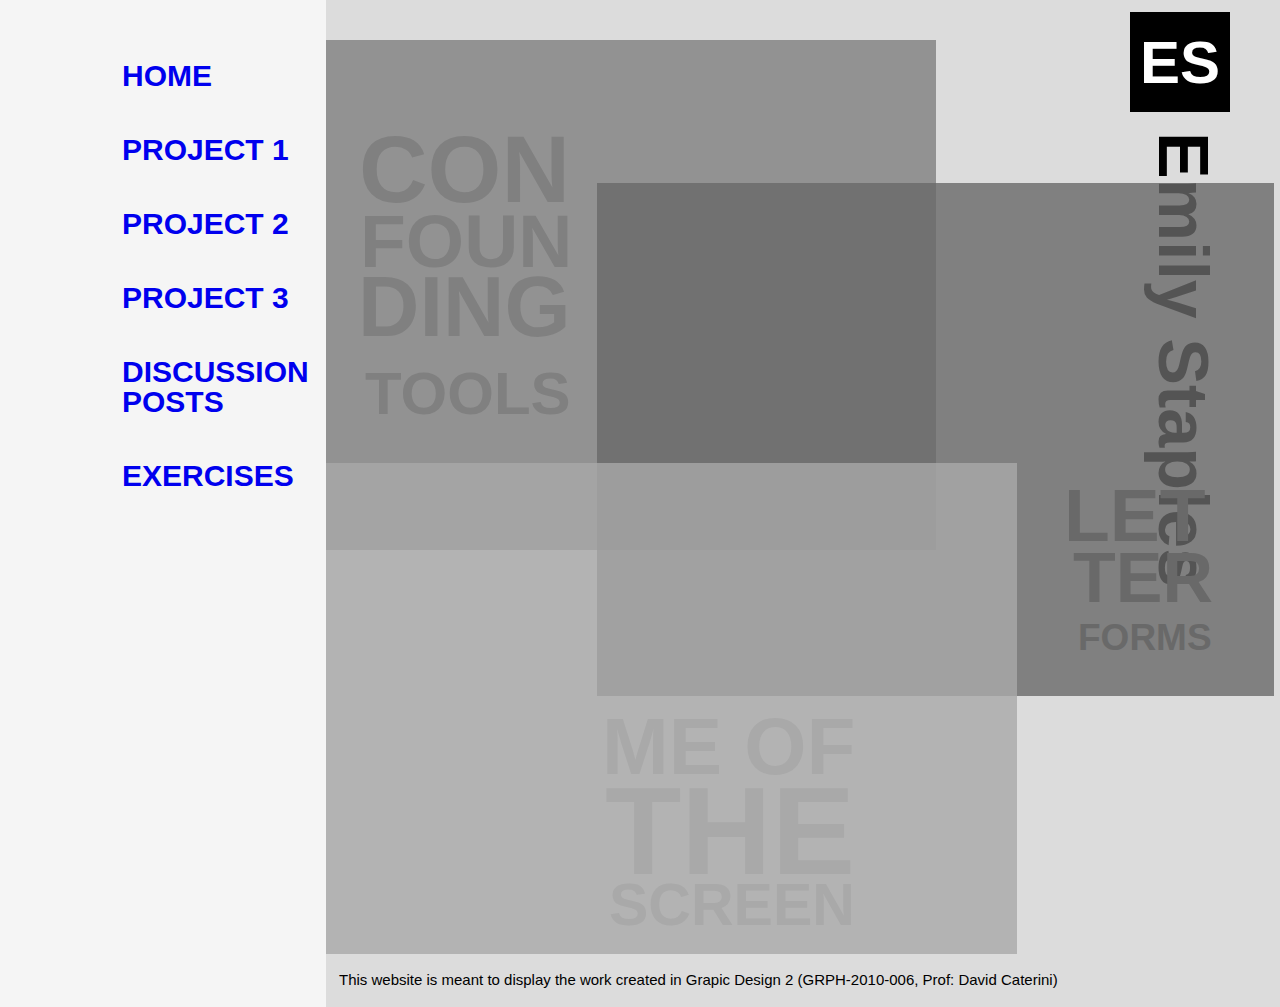
<file: index.html>
<html lang="en">
<head>
	<meta charset="utf-8">
	<meta name="viewport" content="width=device-width, initial-scale=1">
	<title> Emily Staples Final Website </title>
	<link rel="stylesheet" href="mystyle.css">
</head>
<body>
<h1> Emily Staples </h1>

<div class= "square"></div>
<h2 style="position:absolute; top: -22px; right: 60px; font-size: 60; color: white;"> ES </h2>

<div class= "rectangle"></div>
<div class= "rectangle2"></div>
<div class= "rectangle3"></div>

<div class= "rectangle4"></div>

<a href="index.html"> <h2 style="position: absolute; left: 122px; top: 34px;"> HOME </h2> </a>
<a href="conf_tools.html"> <h2 style="position: absolute; left: 122px; top: 108px;"> PROJECT 1 </h2> </a>
<a href="proj_2.html"> <h2 style="position: absolute; left: 122px; top: 182px;"> PROJECT 2 </h2> </a>
<a href="proj_3.html"> <h2 style="position: absolute; left: 122px; top: 256px;"> PROJECT 3 </h2> </a>

<a href="dis_post.html"> <h2 style="position: absolute; left: 122px; top: 330px;"> DISCUSSION </h2> </a>
<a href="dis_post.html"> <h2 style="position: absolute; left: 122px; top: 360px;"> POSTS </h2></a>

<a href="exercise.html"> <h2 style="position: absolute; left:  122px; top: 434px;"> EXERCISES </h2></a>

<p style="position: absolute; left: 339px; top: 956px;"> This website is meant to display the work created in Grapic Design 2 (GRPH-2010-006, Prof: David Caterini) </p>

<h3 style="color: grey; position: absolute; top: 20px; left: 359px; font-size: 95px;"> CON </h3>
<h3 style="color: grey; position: absolute; top: 123px; left: 360px; font-size: 75px;"> FOUN </h3>
<h3 style="color: grey; position: absolute; top: 173px; left: 358px; font-size: 85px;"> DING </h3>
<h3 style="color: grey; position: absolute; top: 299px; left: 365px;"> TOOLS </h3>

<h3 style="color: dimgray; position: absolute; top: 397px; left: 1064px; font-size: 75;"> LET </h3>
<h3 style=" color: dimgray; position: absolute; top: 468px; left: 1073px; font-size: 70;"> TER </h3>
<h3 style="color: dimgray; position: absolute; top: 580px; left: 1078px; font-size: 37;"> FORMS </h3>

<h3 style="color: darkgray; position: absolute; top: 621px; left: 602px; font-size: 80;">ME OF</h3>
<h3 style="color: darkgray; position: absolute; top: 634px; left: 605px; font-size: 125;">THE</h3>
<h3 style="color: darkgray; position: absolute; top: 812px; left: 609px; font-size: 59;">SCREEN</h3>

<a href="conf_tools.html"><div class="rectangle5"></div></a>
<a href="proj_2.html"> <div class="rectangle6"></div></a>
<a href="proj_3.html"><div class="rectangle7"></div></a>

</body>
</html>
</file>
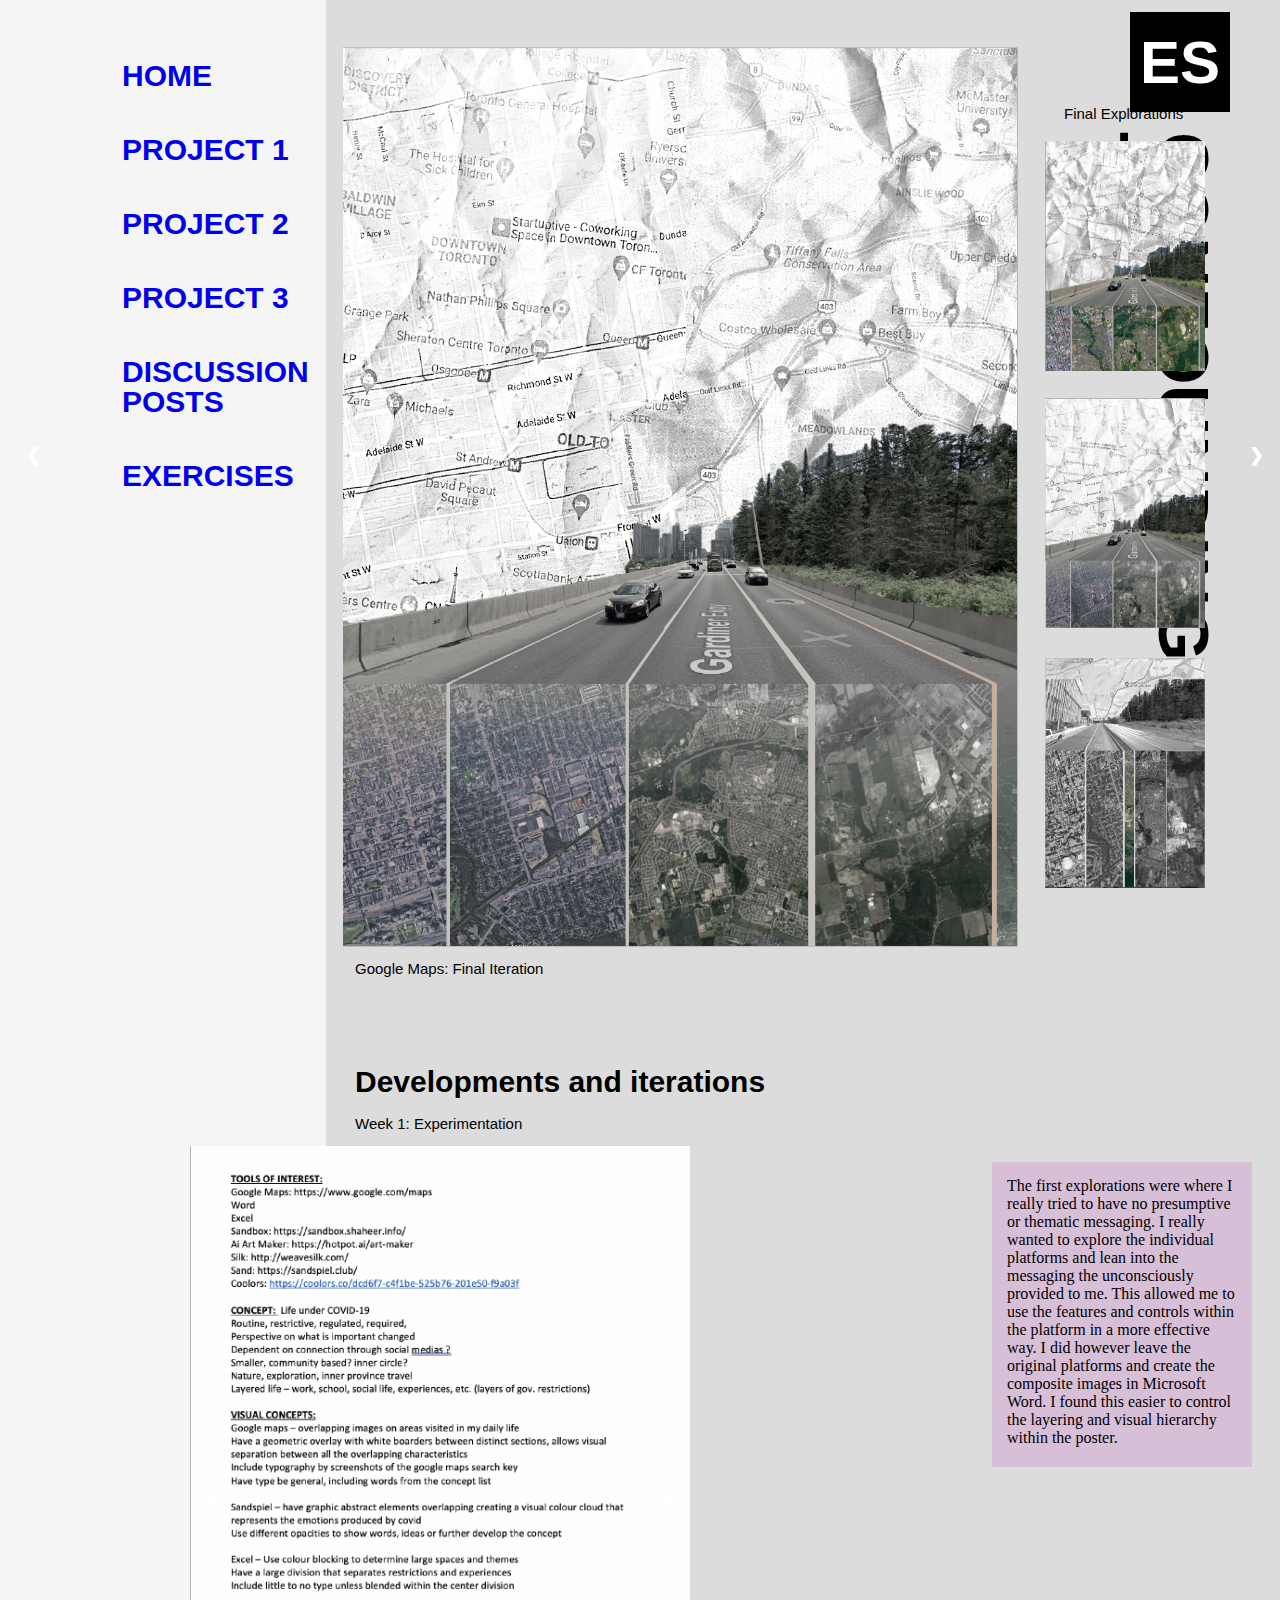
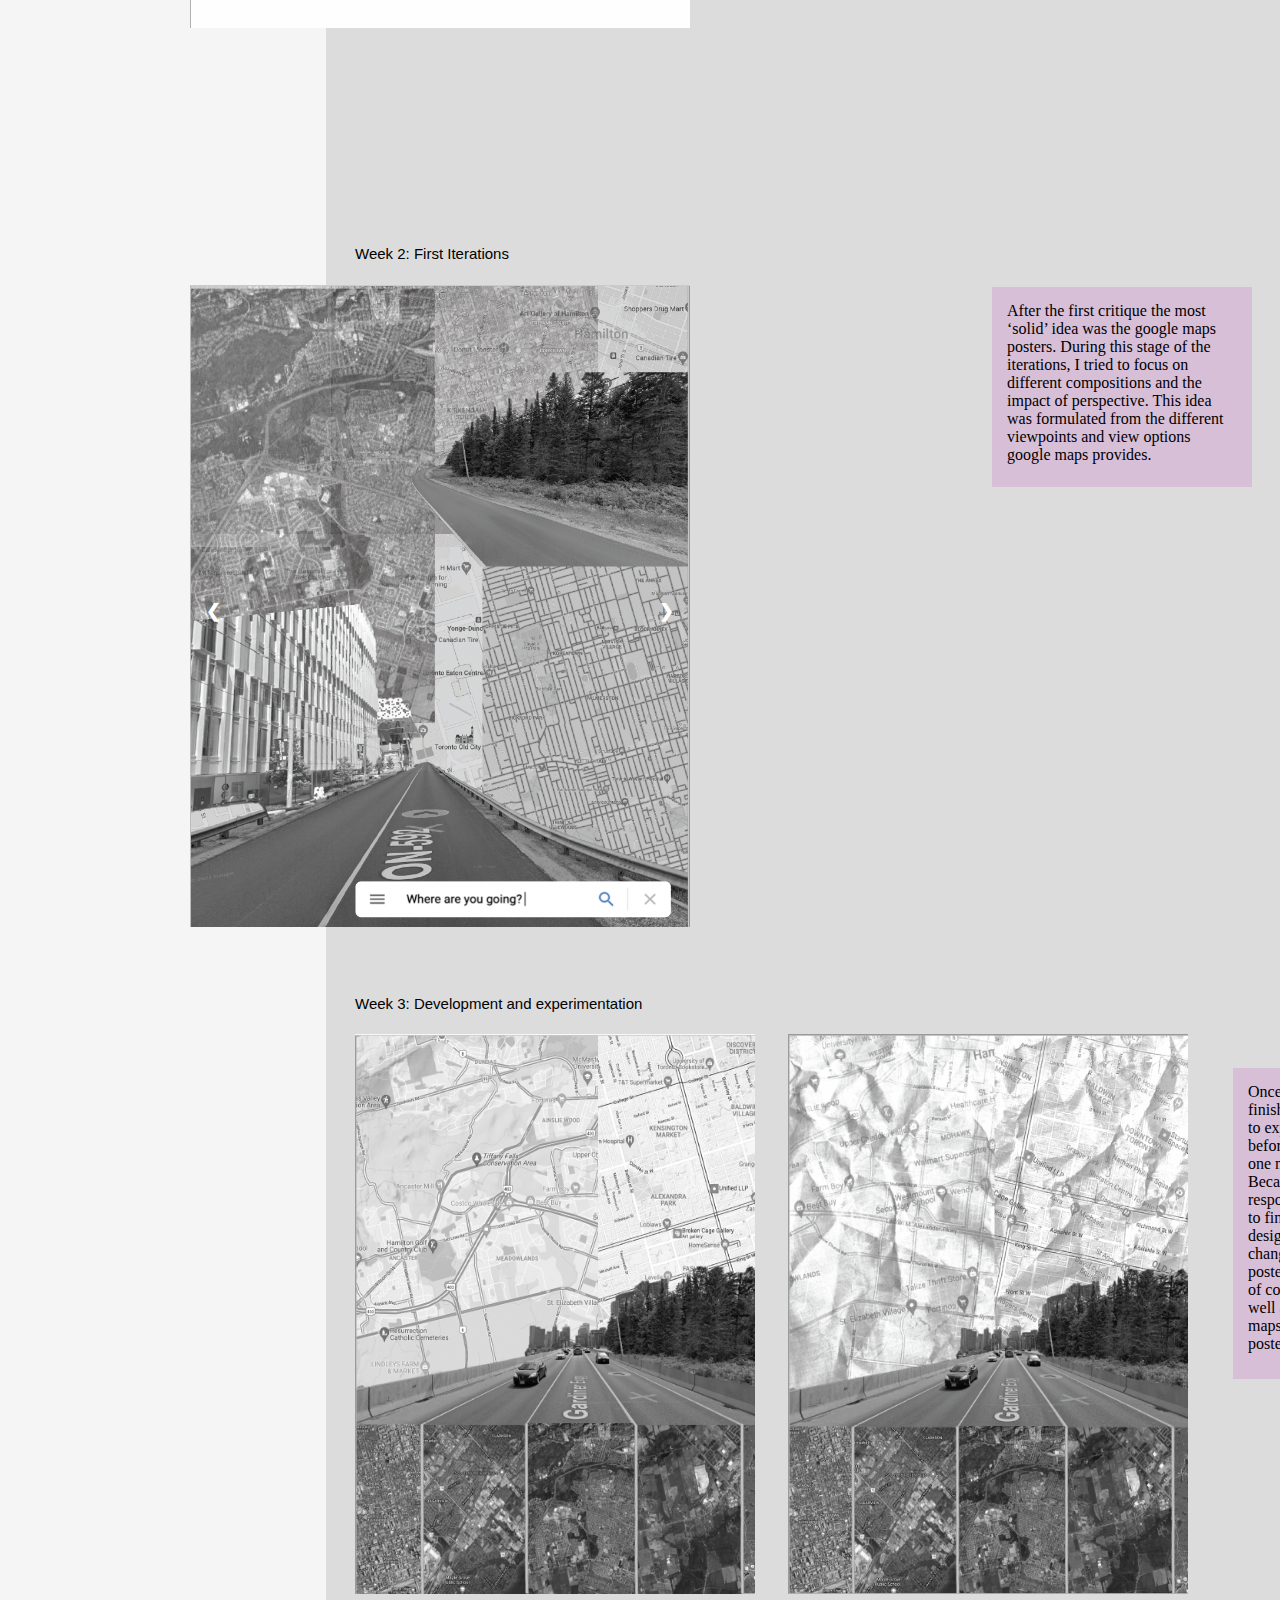
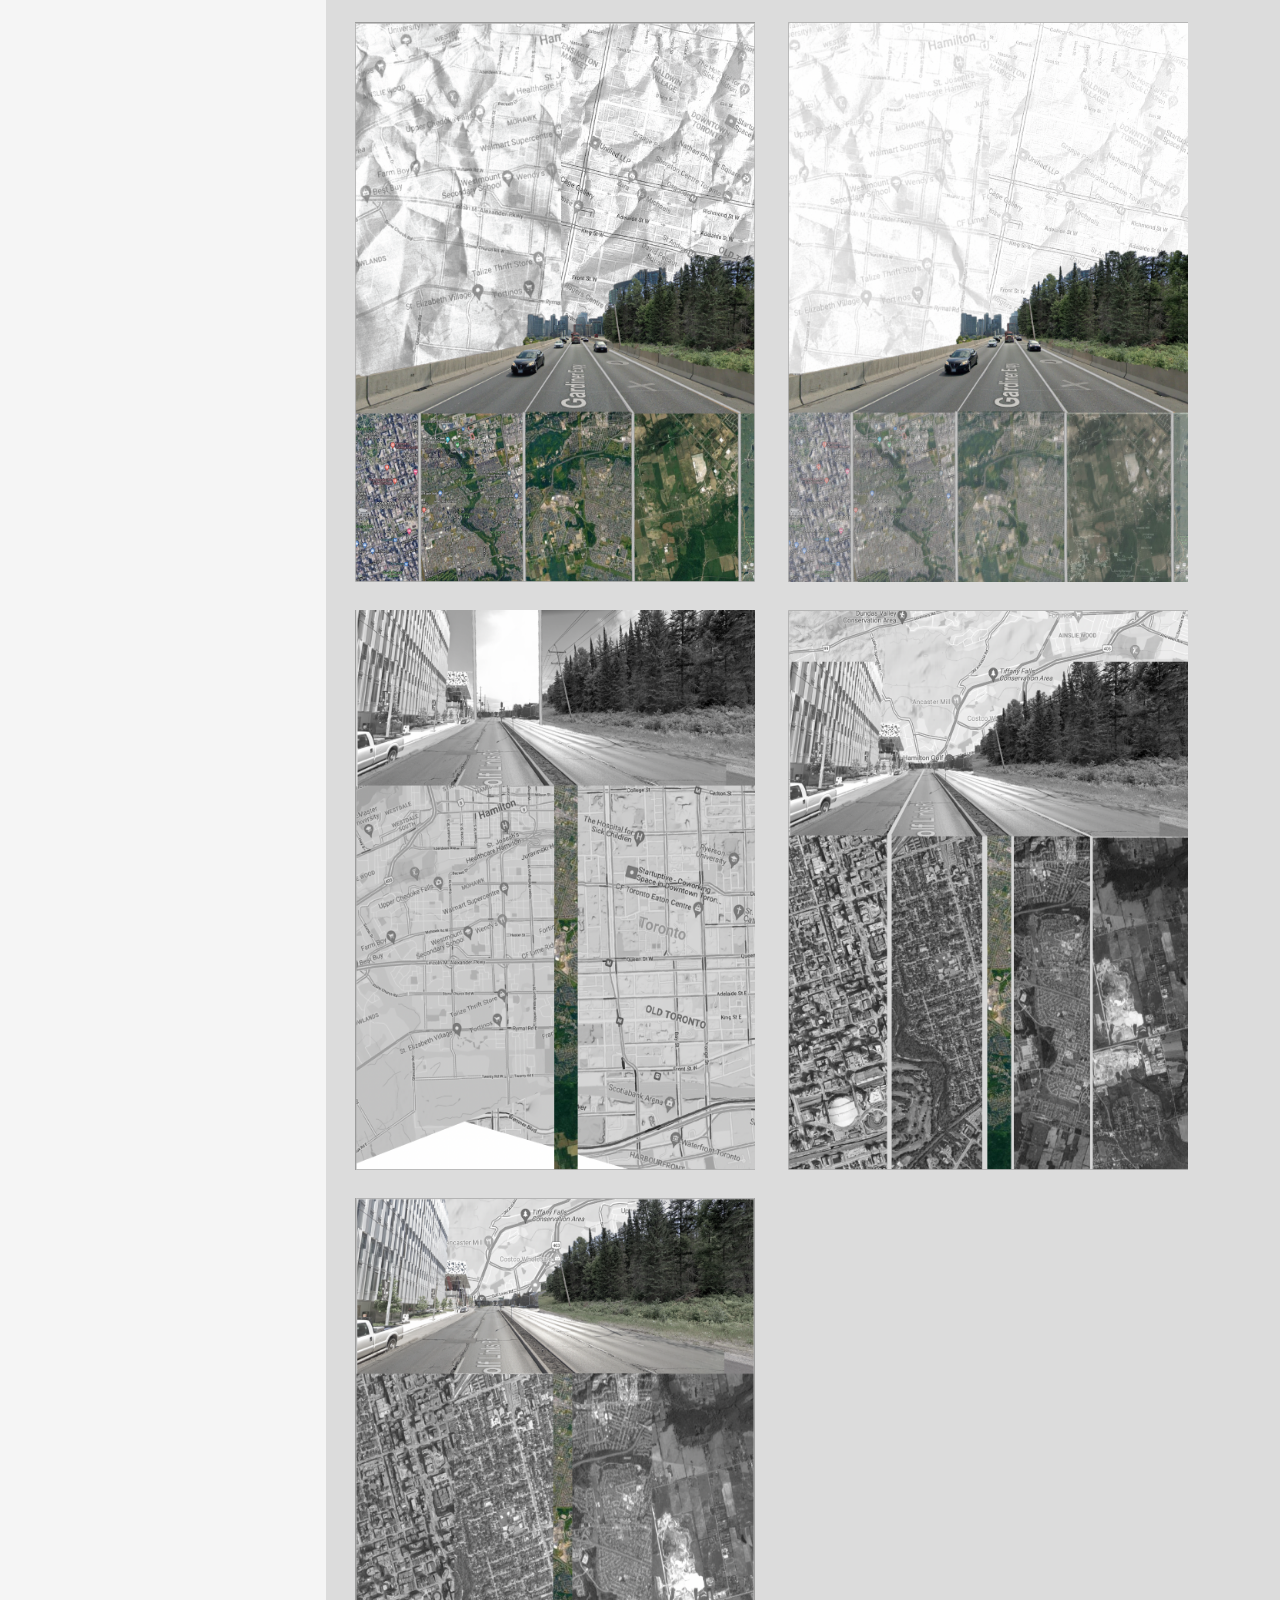
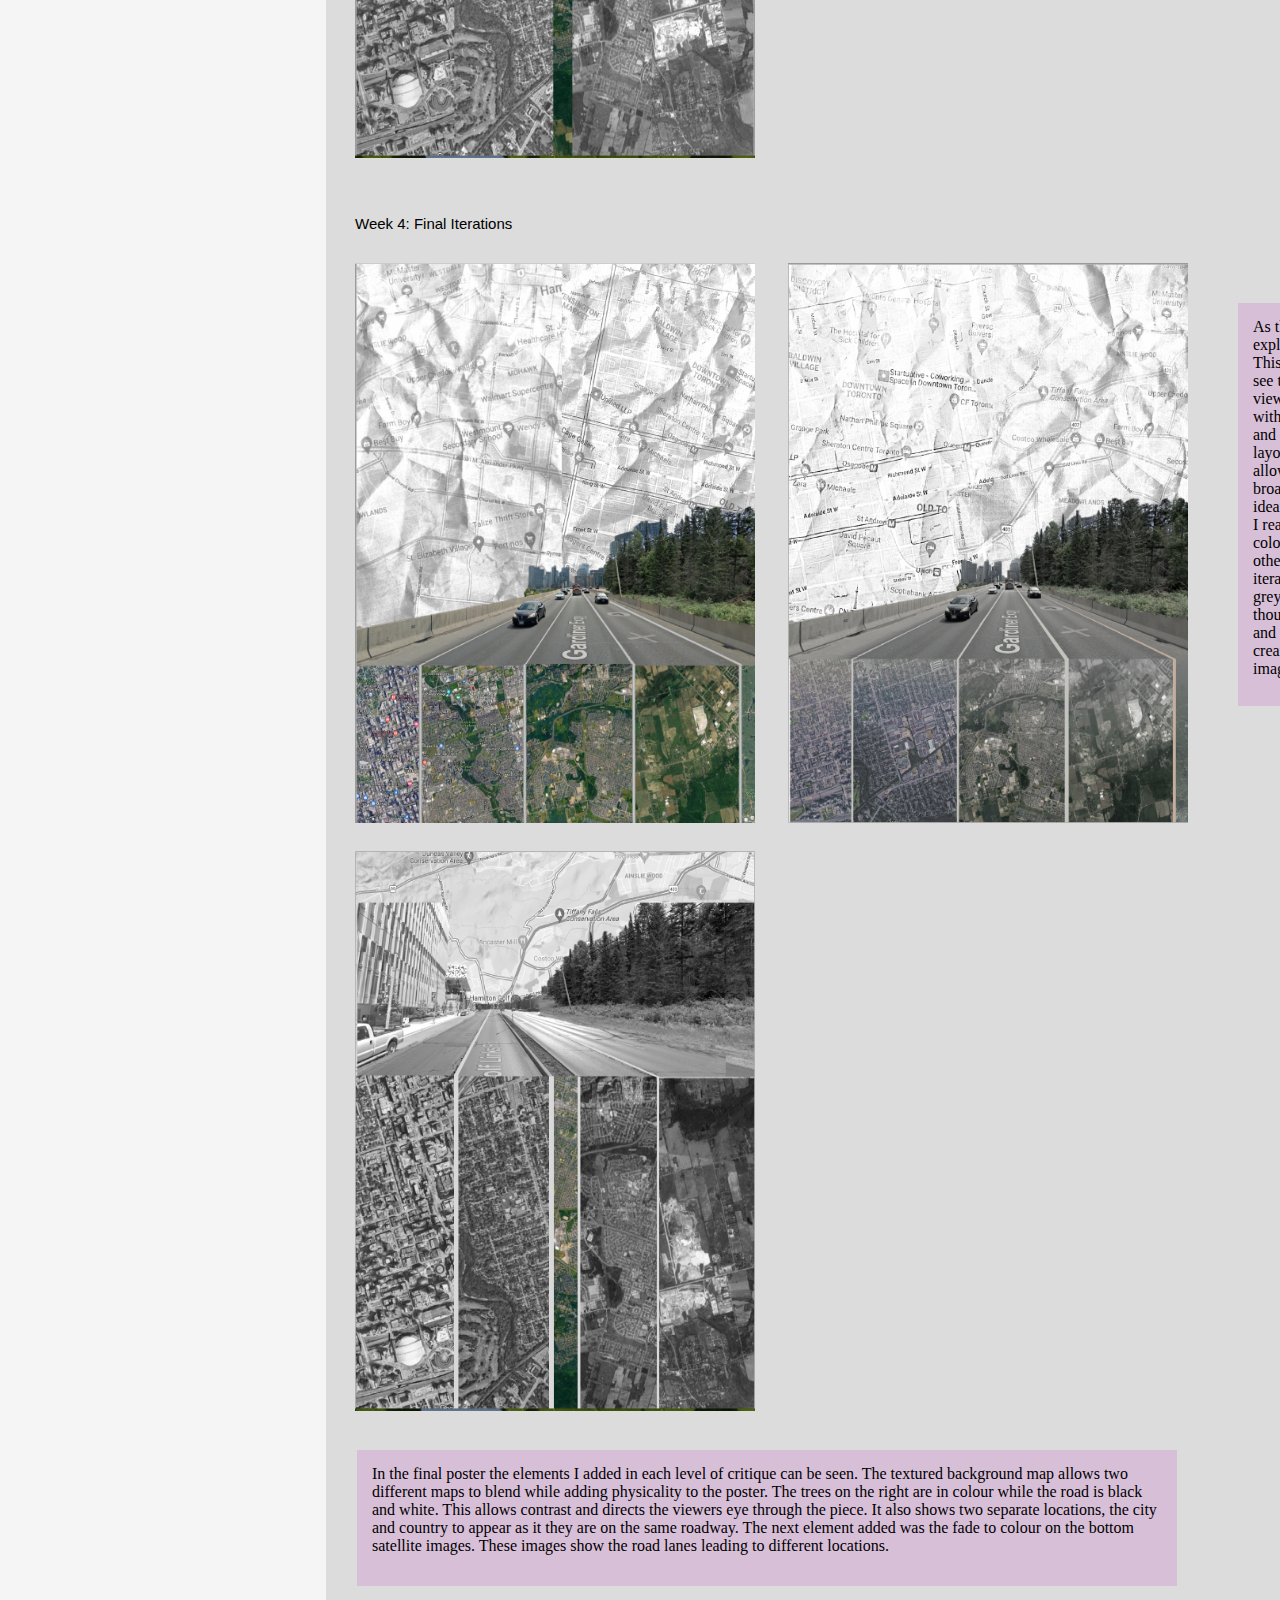
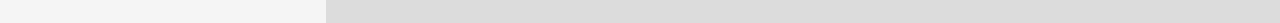
<file: conf_tools.html>
<html lang="en">
<head>
  <meta charset="utf-8">
  <meta name="viewport" content="width=device-width, initial-scale=1">
  <title>Emily Staples Website</title>
  <link rel="stylesheet" href="mystyle2.css">
<style>

* {box-sizing: border-box}
.mySlides1 .mySlides2 .mySlides3 .mySlide4 {display: none}

.slideshow-container {
  width: 500px;
  height: 700px;
  position: relative;
  left: -200px;
  top: 1136px;
  margin: auto;
}

.slideshow-container2 {
  max-width: 500px;
  position: relative;
  left: -200px;
  top: 1175px;
  margin: auto;
}

.slideshow-container3 {
  max-width: 500px;
  position: relative;
  left: -200px;
  top: 1290px;
  margin: auto;
}

.slideshow-container4 {
  max-width: 500px;
  position: relative;
  left: -200px;
  top: 1990px;
  margin: auto;
}

.prev, .next {
  cursor: pointer;
  position: absolute;
  top: 50%;
  width: auto;
  padding: 16px;
  margin-top: -22px;
  color: white;
  font-weight: bold;
  font-size: 18px;
  transition: 0.6s ease;
  border-radius: 0 3px 3px 0;
  user-select: none;
}

.next {
  right: 0;
  border-radius: 3px 0 0 3px;
}

.prev:hover, .next:hover {
  background-color: #f1f1f1;
  color: black;
}
</style>
</head>
<body>

<h1> CONFOUNDING TOOLS </h1>

<div class= "square"></div>
<h2 style="position:absolute; top: -22px; right: 60px; font-size: 60; color: white;"> ES </h2>

<div class= "rectangle4"></div>

<a href="index.html"> <h2 style="position: absolute; left: 122px; top: 34px;"> HOME </h2> </a>
<a href="conf_tools.html"> <h2 style="position: absolute; left: 122px; top: 108px;"> PROJECT 1 </h2> </a>
<a href="proj_2.html"> <h2 style="position: absolute; left: 122px; top: 182px;"> PROJECT 2 </h2> </a>
<a href="proj_3.html"> <h2 style="position: absolute; left: 122px; top: 256px;"> PROJECT 3 </h2> </a>
<a href="dis_post.html"> <h2 style="position: absolute; left: 122px; top: 330px;"> DISCUSSION </h2> </a>
<a href="dis_post.html"> <h2 style="position: absolute; left: 122px; top: 360px;"> POSTS </h2></a>
<a href="exercise.html"> <h2 style="position: absolute; left:  122px; top: 434px;"> EXERCISES </h2></a>

<img src="5.png" height="900" width="675" style="position: absolute; top: 47px;left: 343px;">

<p style="position: absolute; top: 945px; left: 355px;"> Google Maps: Final Iteration </p>

<p style="position: absolute; top: 90px; left: 1064px;"> Final Explorations </p>

<img src="4.1.png" height="230" width="160" style="position: absolute; top: 141px;left: 1045px;">
<img src="4.2.png" height="230" width="160" style="position: absolute; top: 398px;left: 1045px;">
<img src="4.3.png" height="230" width="160" style="position: absolute; top: 658px;left: 1045px;">

<h2 style="position: absolute; top: 1040px; left: 355px;"> Developments and iterations </h2>
<p style="position: absolute; top: 1100px; left: 355px;"> Week 1: Experimentation </p>

<div class="slideshow-container">
  <div class="mySlides1">
    <img src="1.1.png" style="width:100%">
  </div>
  <div class="mySlides1">
    <img src="1.2.png" style="width:85%">
  </div>
  <div class="mySlides1">
    <img src="1.3.png" style="width:90%">
  </div>
  <div class="mySlides1">
    <img src="1.4.png" style="width:100%">
  </div>
  <div class="mySlides1">
    <img src="1.5.png" style="width:70%">
  </div>
  <div class="mySlides1">
    <img src="1.6.png" style="width:90%">
  </div>
  <div class="mySlides1">
    <img src="1.7.png" style="width:100%">
  </div>
  <div class="mySlides1">
    <img src="1.8.png" style="width:100%">
  </div>

  <a class="prev" onclick="plusSlides(-1, 0)">&#10094;</a>
  <a class="next" onclick="plusSlides(1, 0)">&#10095;</a>
</div>

<p style="position: absolute; top: 1830px; left: 355px;"> Week 2: First Iterations </p>

<div class="slideshow-container2">
  <div class="mySlides2">
    <img src="2.1.png" style="width:100%">
  </div>
  <div class="mySlides2">
    <img src="2.2.png" style="width:100%">
  </div>
  <div class="mySlides2">
    <img src="2.3.png" style="width:100%">
  </div>
  <div class="mySlides2">
    <img src="2.4.png" style="width:100%">
  </div>

  <a class="prev" onclick="plusSlides(-1, 1)">&#10094;</a>
  <a class="next" onclick="plusSlides(1, 1)">&#10095;</a>
</div>

<p style="position: absolute; top: 2580px; left: 355px;"> Week 3: Development and experimentation </p>

  <img src="3.1.png" style="position: absolute; top: 2634px; left: 355px; width: 400; height: 560;">
  <img src="3.2.png" style="position: absolute; top: 2634px; left: 788px; width: 400; height: 560">
  <img src="3.3.png" style="position: absolute; top: 3222px; left: 355px; width: 400; height: 560">
  <img src="3.4.png" style="position: absolute; top: 3222px; left: 788px; width: 400; height: 560">
  <img src="3.5.png" style="position: absolute; top: 3810px; left: 355px; width: 400; height: 560">
  <img src="3.6.png" style="position: absolute; top: 3810px; left: 788px; width: 400; height: 560">
  <img src="3.7.png" style="position: absolute; top: 4398px; left: 355px; width: 400; height: 560">


<p style="position: absolute; top: 5000px; left: 355px;"> Week 4: Final Iterations </p>


  <img src="4.1.png" style="position: absolute; top: 5063px; left: 355px; width: 400; height: 560">
  <img src="4.2.png" style="position: absolute; top: 5063px; left: 788px; width: 400; height: 560">
  <img src="4.3.png" style="position: absolute; top: 5651px; left: 355px; width: 400; height: 560">

  <a class="prev" onclick="plusSlides(-1, 1)">&#10094;</a>
  <a class="next" onclick="plusSlides(1, 1)">&#10095;</a>
</div>

<div class="boxed1"> The first explorations were where I really tried to have no presumptive or thematic messaging. I really wanted to explore the individual platforms and lean into the messaging the unconsciously provided to me. This allowed me to use the features and controls within the platform in a more effective way. I did however leave the original platforms and create the composite images in Microsoft Word. I found this easier to control the layering and visual hierarchy within the poster. 
</div>

<div class="boxed2"> After the first critique the most ‘solid’ idea was the google maps posters. During this stage of the iterations, I tried to focus on different compositions and the impact of perspective. This idea was formulated from the different viewpoints and view options google maps provides. 
</div>

<div class="boxed3"> Once the second critique was finished, I had decided on a layout to explore more intensely than before. The layout I chose was the one most feedback was directed at. Because of the overwhelming peer response and feedback, it was easy to find flaws and areas of the design to improve upon. The main changes and differences within the posters at this stage is the treatment of colour and addition of texture as well as the alignment of different maps. These things allowed the poster to feel seamless. 
</div>

<div class="boxed4"> As the final iterations began, I still explored another layout option. This was because it allowed me to see the poster from another point of view. Ideas I had or focused on within this poster could be applied and changed to the main poster layout I was focusing on. It also allowed my creative process to be broader instead of limited to one idea. Within the main poster though I really focused on how I was using colour. I introduced it slowly in other areas from pervious iterations. I wanted to maintain the greyscale appearance overall though. So after peer suggestions and some exploration I decided to create a fade from grey to coloured images. 
</div>

<div class="boxed5"> In the final poster the elements I added in each level of critique can be seen. The textured background map allows two different maps to blend while adding physicality to the poster. The trees on the right are in colour while the road is black and white. This allows contrast and directs the viewers eye through the piece. It also shows two separate locations, the city and country to appear as it they are on the same roadway. The next element added was the fade to colour on the bottom satellite images. These images show the road lanes leading to different locations. 
</div>

<script>
let slideIndex = [1,1];
let slideId = ["mySlides1", "mySlides2", "mySlides3", "mySlides4"]
showSlides(1, 0);
showSlides(1, 1);

function plusSlides(n, no) {
  showSlides(slideIndex[no] += n, no);
}

function showSlides(n, no) {
  let i;
  let x = document.getElementsByClassName(slideId[no]);
  if (n > x.length) {slideIndex[no] = 1}    
  if (n < 1) {slideIndex[no] = x.length}
  for (i = 0; i < x.length; i++) {
     x[i].style.display = "none";  
  }
  x[slideIndex[no]-1].style.display = "block";  
}
</script>

</body>
</html>
</file>
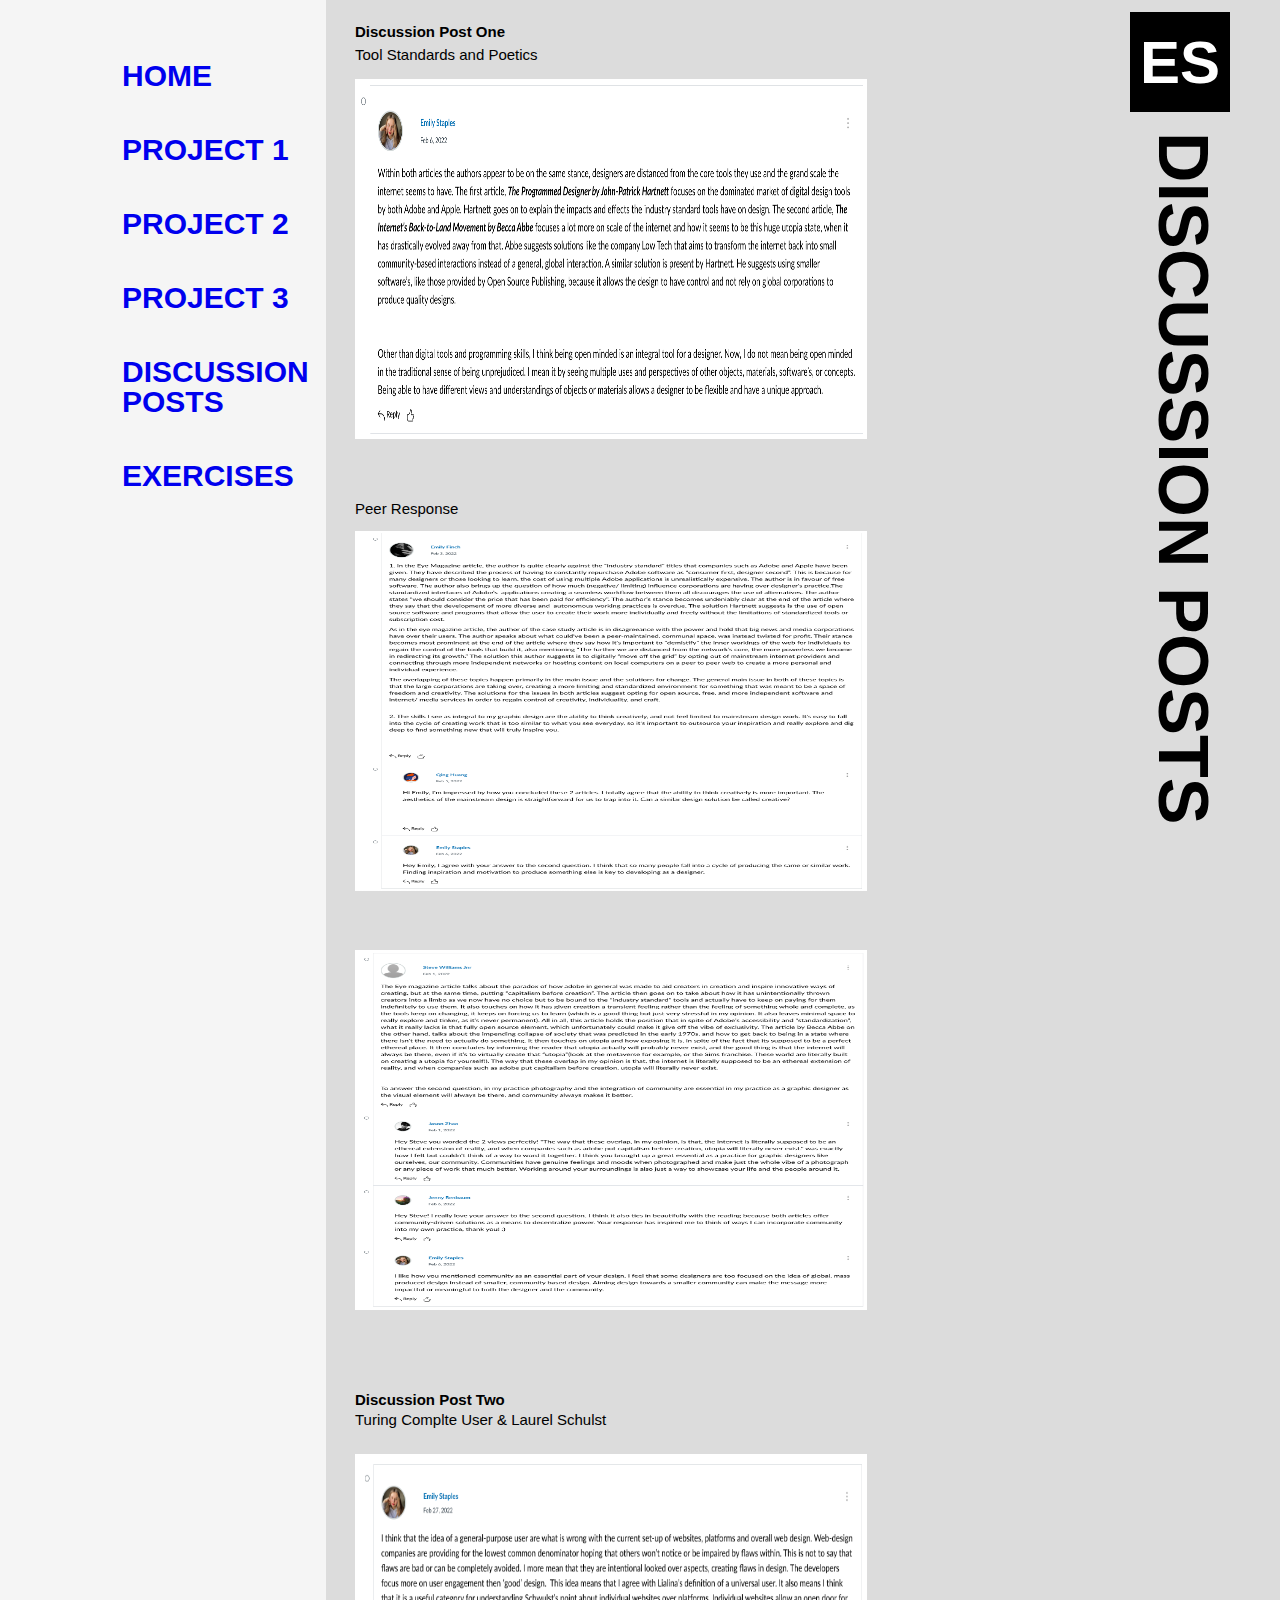
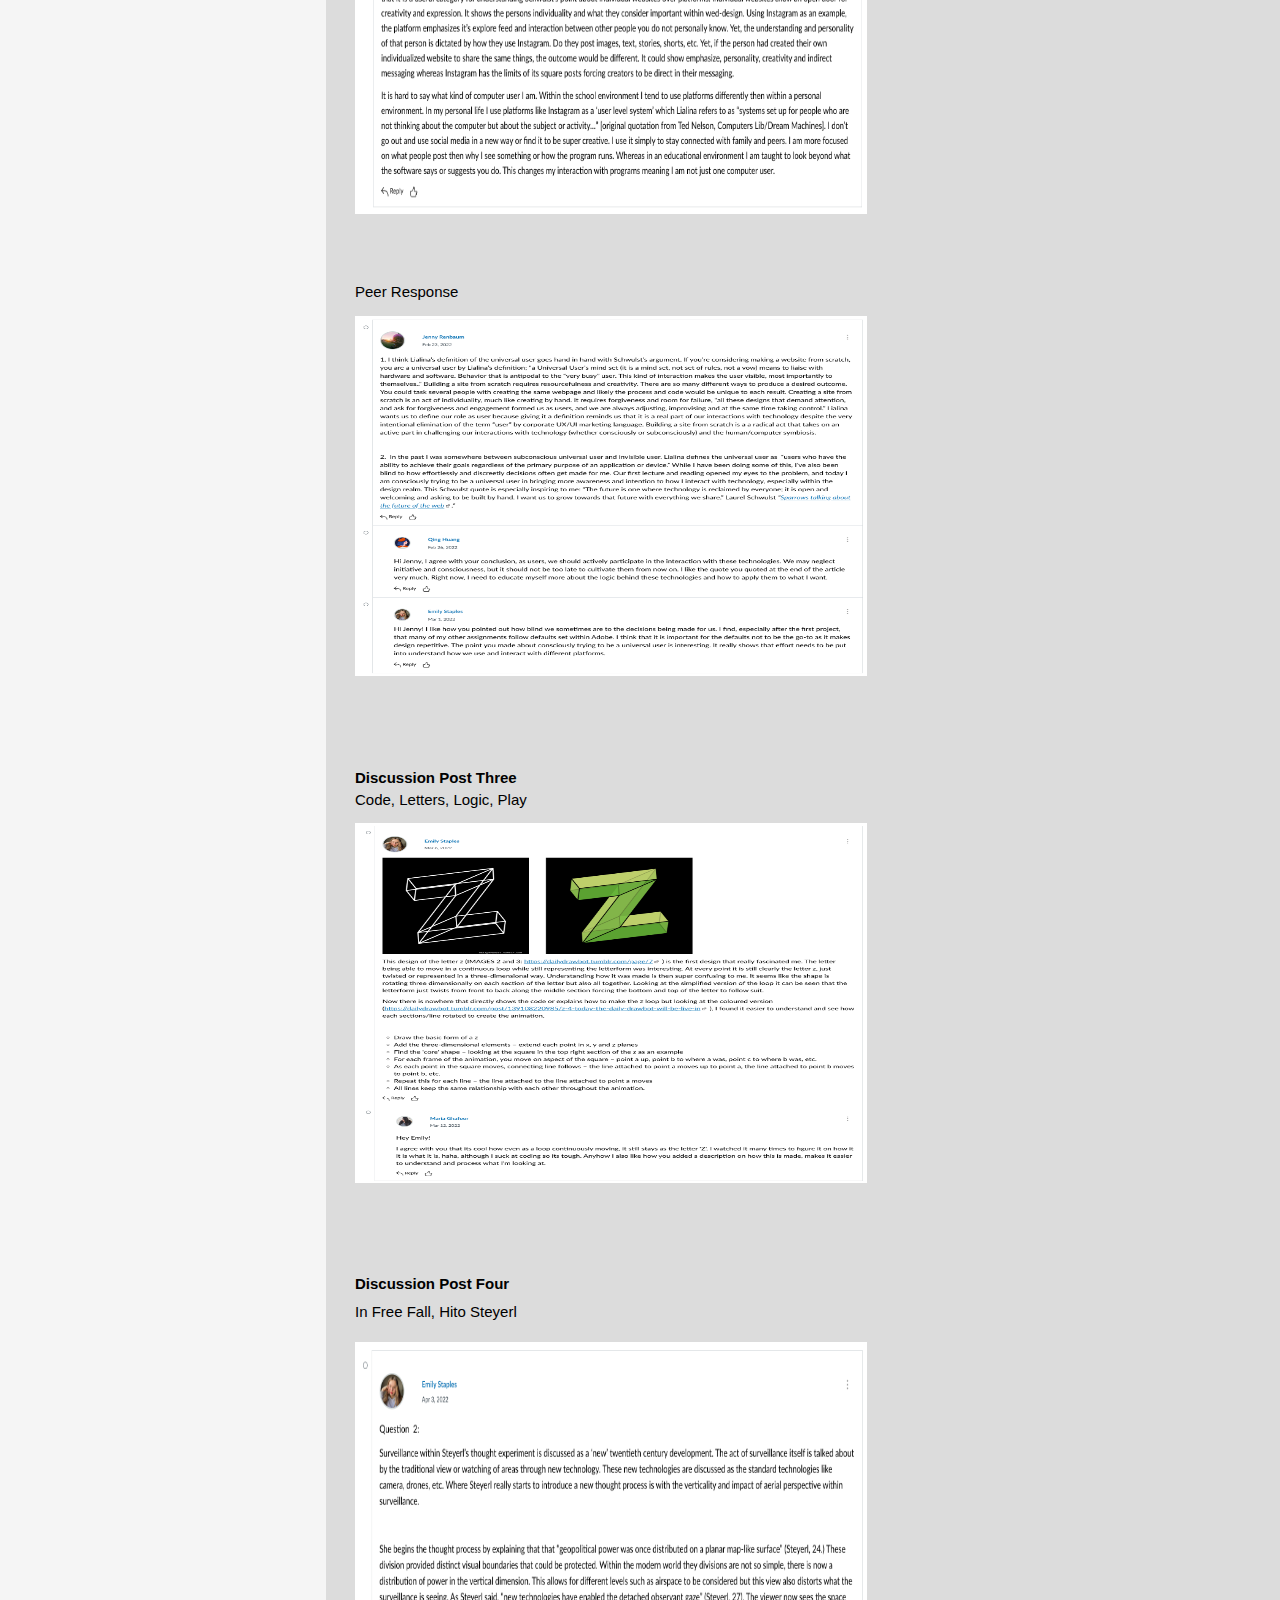
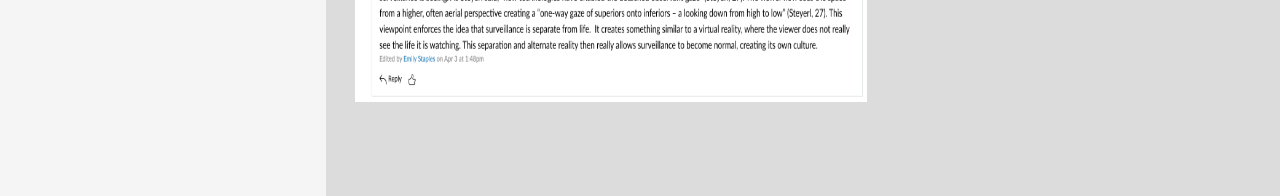
<file: dis_post.html>
<html lang="en">
<head>
  <meta charset="utf-8">
  <meta name="viewport" content="width=device-width, initial-scale=1">
  <title>Emily Staples Website</title>
  <link rel="stylesheet" href="mystyle5.css">
</head>
<body>

<h1> DISCUSSION POSTS </h1>

<div class= "square"></div>
<h2 style="position:absolute; top: -22px; right: 60px; font-size: 60; color: white;"> ES </h2>

<div class= "rectangle4"></div>

<a href="index.html"> <h2 style="position: absolute; left: 122px; top: 34px;"> HOME </h2> </a>
<a href="conf_tools.html"> <h2 style="position: absolute; left: 122px; top: 108px;"> PROJECT 1 </h2> </a>
<a href="proj_2.html"> <h2 style="position: absolute; left: 122px; top: 182px;"> PROJECT 2 </h2> </a>
<a href="proj_3.html"> <h2 style="position: absolute; left: 122px; top: 256px;"> PROJECT 3 </h2> </a>

<a href="dis_post.html"> <h2 style="position: absolute; left: 122px; top: 330px;"> DISCUSSION </h2> </a>
<a href="dis_post.html"> <h2 style="position: absolute; left: 122px; top: 360px;"> POSTS </h2></a>

<a href="exercise.html"> <h2 style="position: absolute; left:  122px; top: 434px;"> EXERCISES </h2></a>

<p style="position: absolute; left: 355px; top: 8px; font-weight: bold;"> Discussion Post One </p>

<p style="position: absolute; left: 355px; top: 31px;"> Tool Standards and Poetics </p>

<img src="mine1.png" style="position: absolute; left: 355px; top: 79px; width: 40%; height: 40%;">

<p style="position: absolute; left: 355px; top: 485px;"> Peer Response </p>
<img src="peer1.png" style="position: absolute; left: 355px; top: 531px; width: 40%; height: 40%;">
<img src="peer1.2.png" style="position: absolute; left: 355px; top: 950px; width: 40%; height: 40%;">

<p style="position: absolute; left: 355px; top: 1376px; font-weight: bold"> Discussion Post Two </p>
<p style="position: absolute; left: 355px; top: 1396px;"> Turing Complte User & Laurel Schulst </p>

<img src="mine2.png" style="position: absolute; left: 355px; top: 1454px; width: 40%; height: 40%;">


<p style="position: absolute; left: 355px; top: 1868px;"> Peer Response </p>
<img src="peer2.png" style="position: absolute; left: 355px; top: 1916px; width: 40%; height: 40%;">

<p style="position: absolute; left: 355px; top: 2354px; font-weight: bold"> Discussion Post Three </p>
<p style="position: absolute; left: 355px; top: 2376px;"> Code, Letters, Logic, Play </p>

<img src="mine3.png" style="position: absolute; left: 355px; top: 2423px; width: 40%; height: 40%;">

<p style="position: absolute; left: 355px; top: 2860px; font-weight: bold"> Discussion Post Four </p>
<p style="position: absolute; left: 355px; top: 2888px;"> In Free Fall, Hito Steyerl </p>

<img src="mine4.png" style="position: absolute; left: 355px; top: 2942px; width: 40%; height: 40%;">



</body>
</html>
</file>
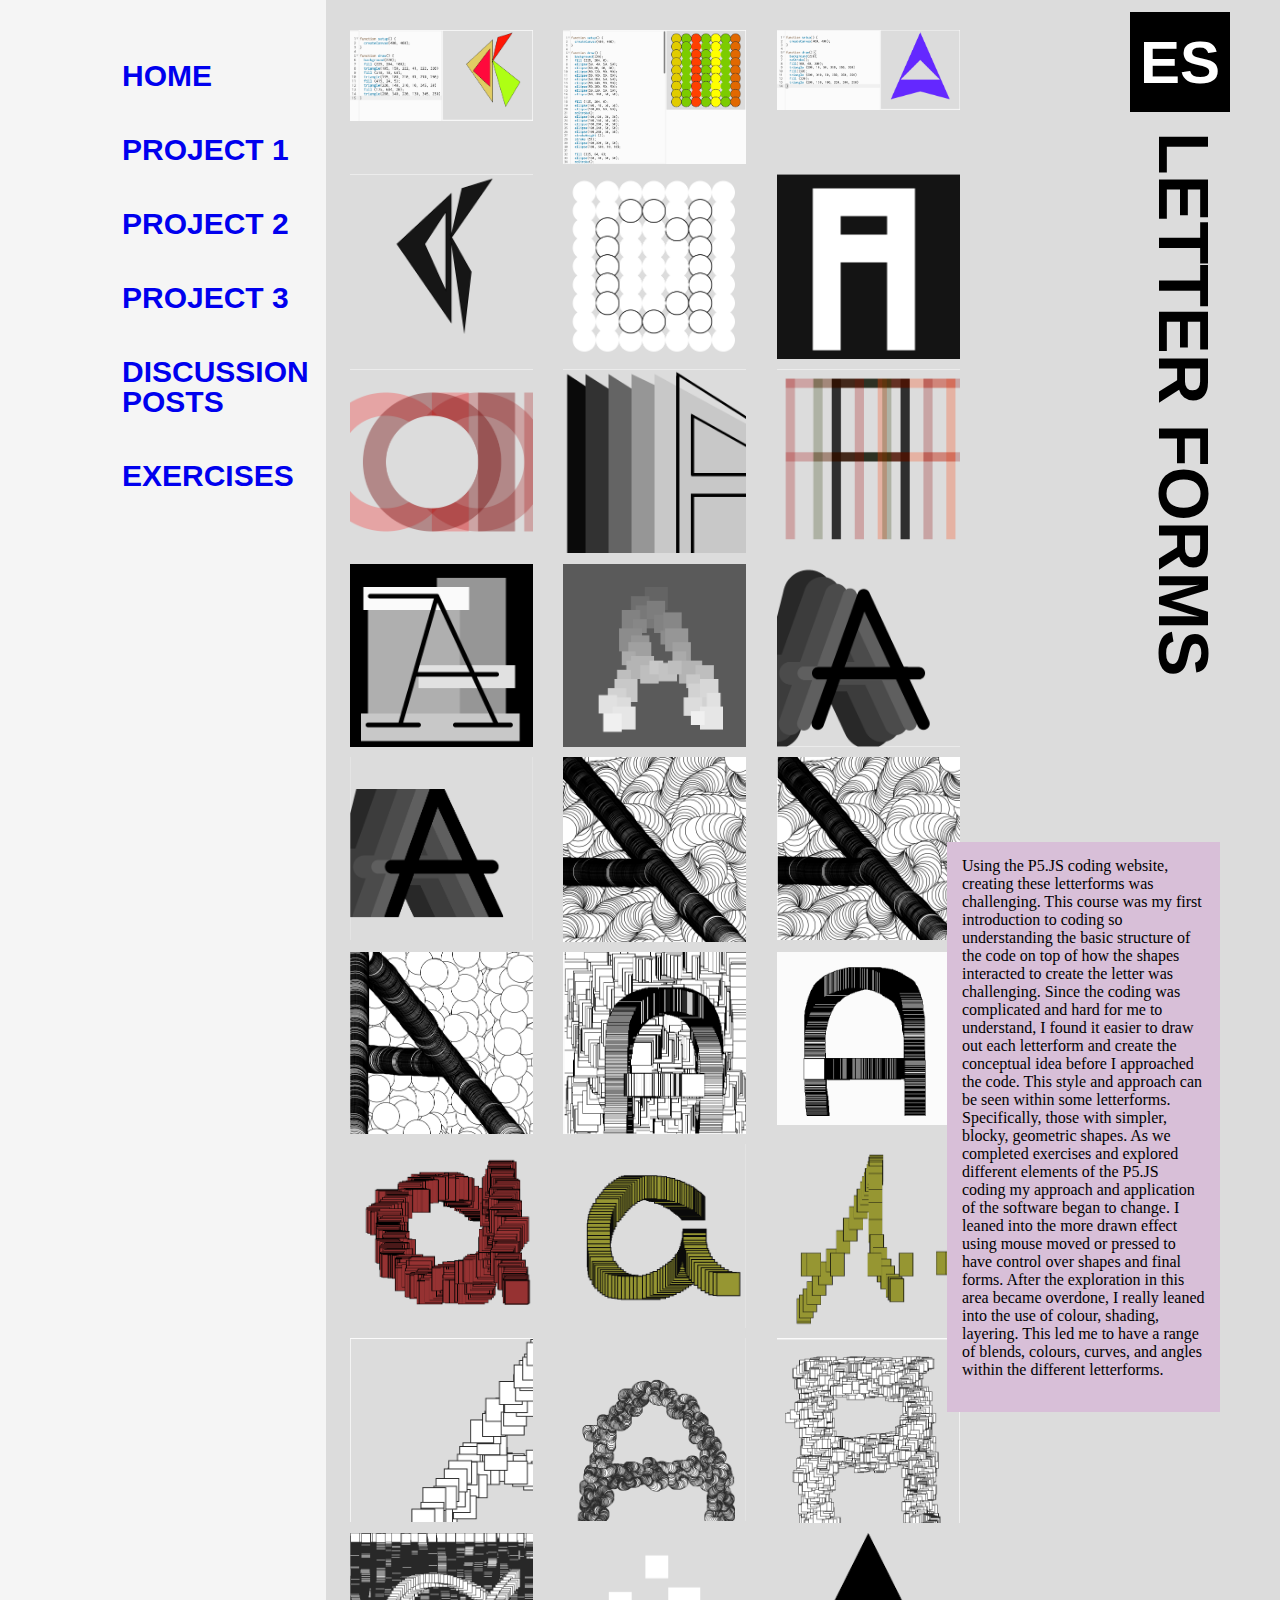
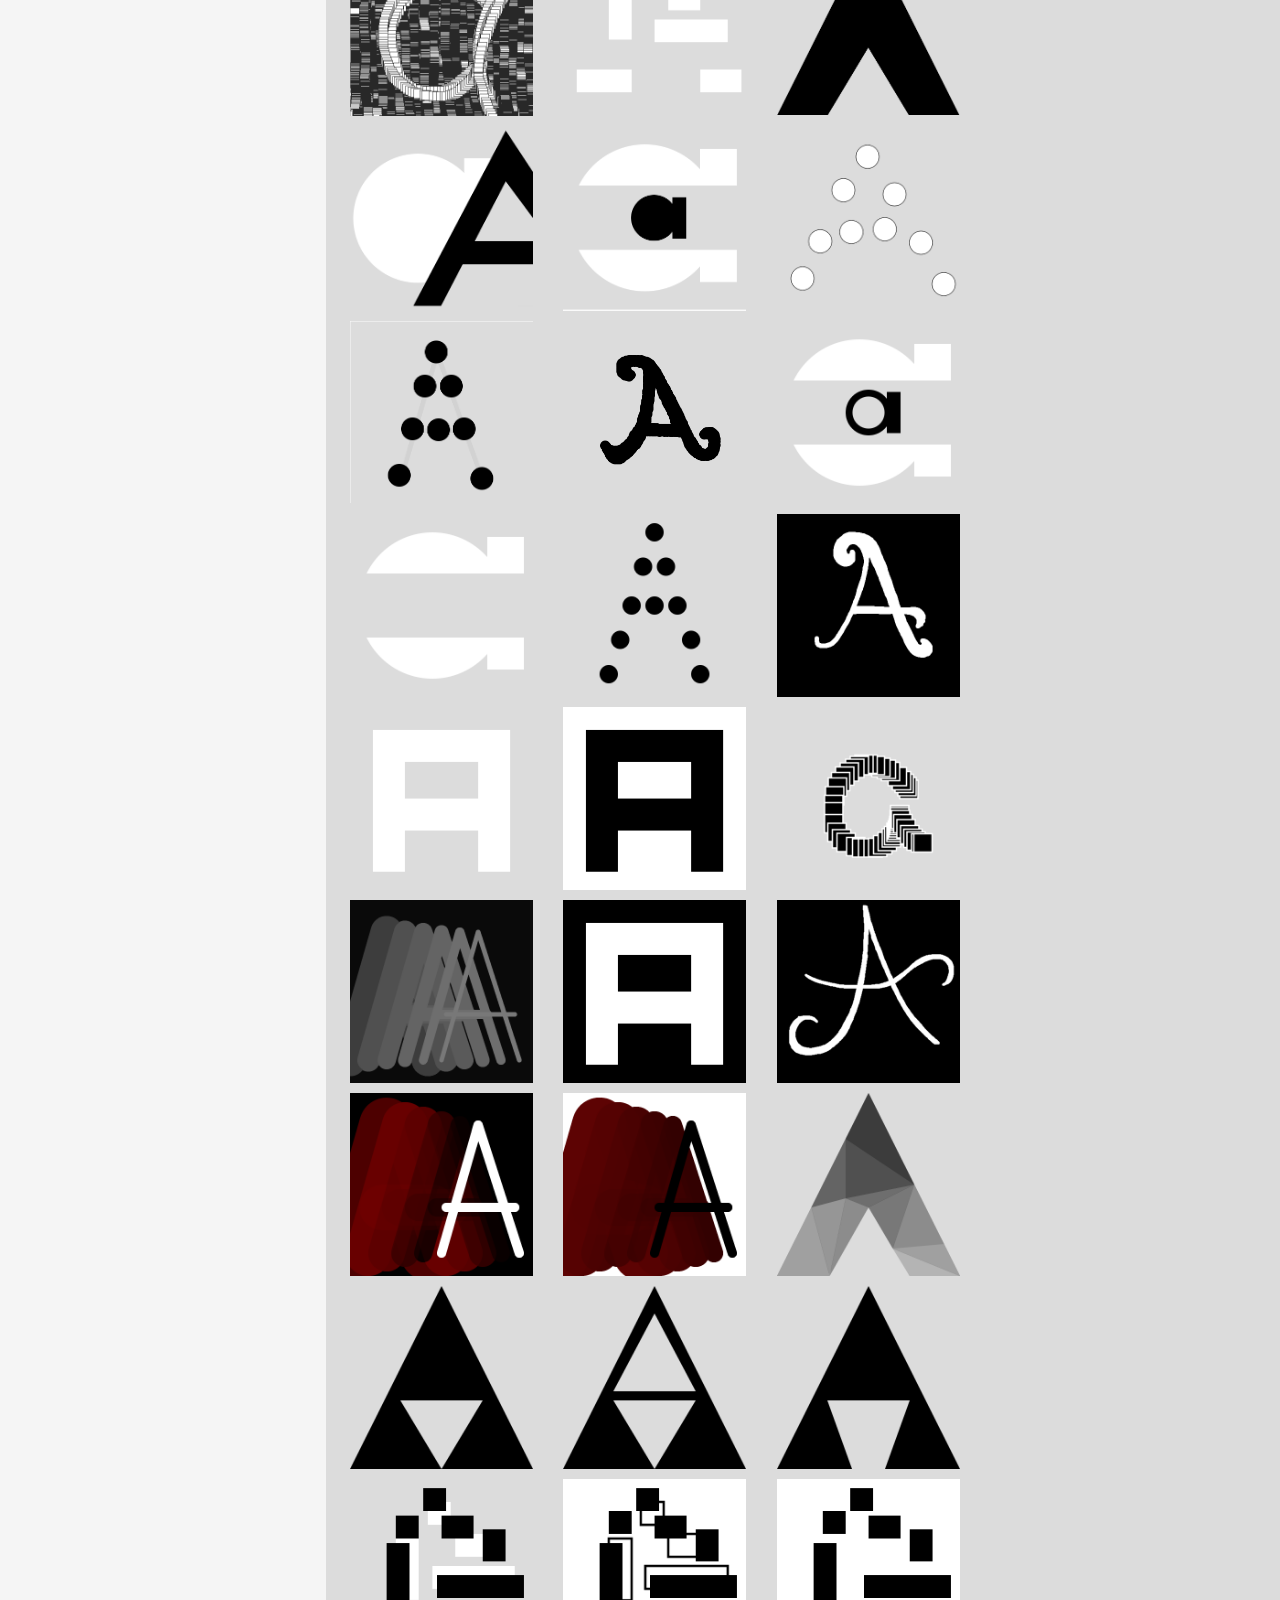
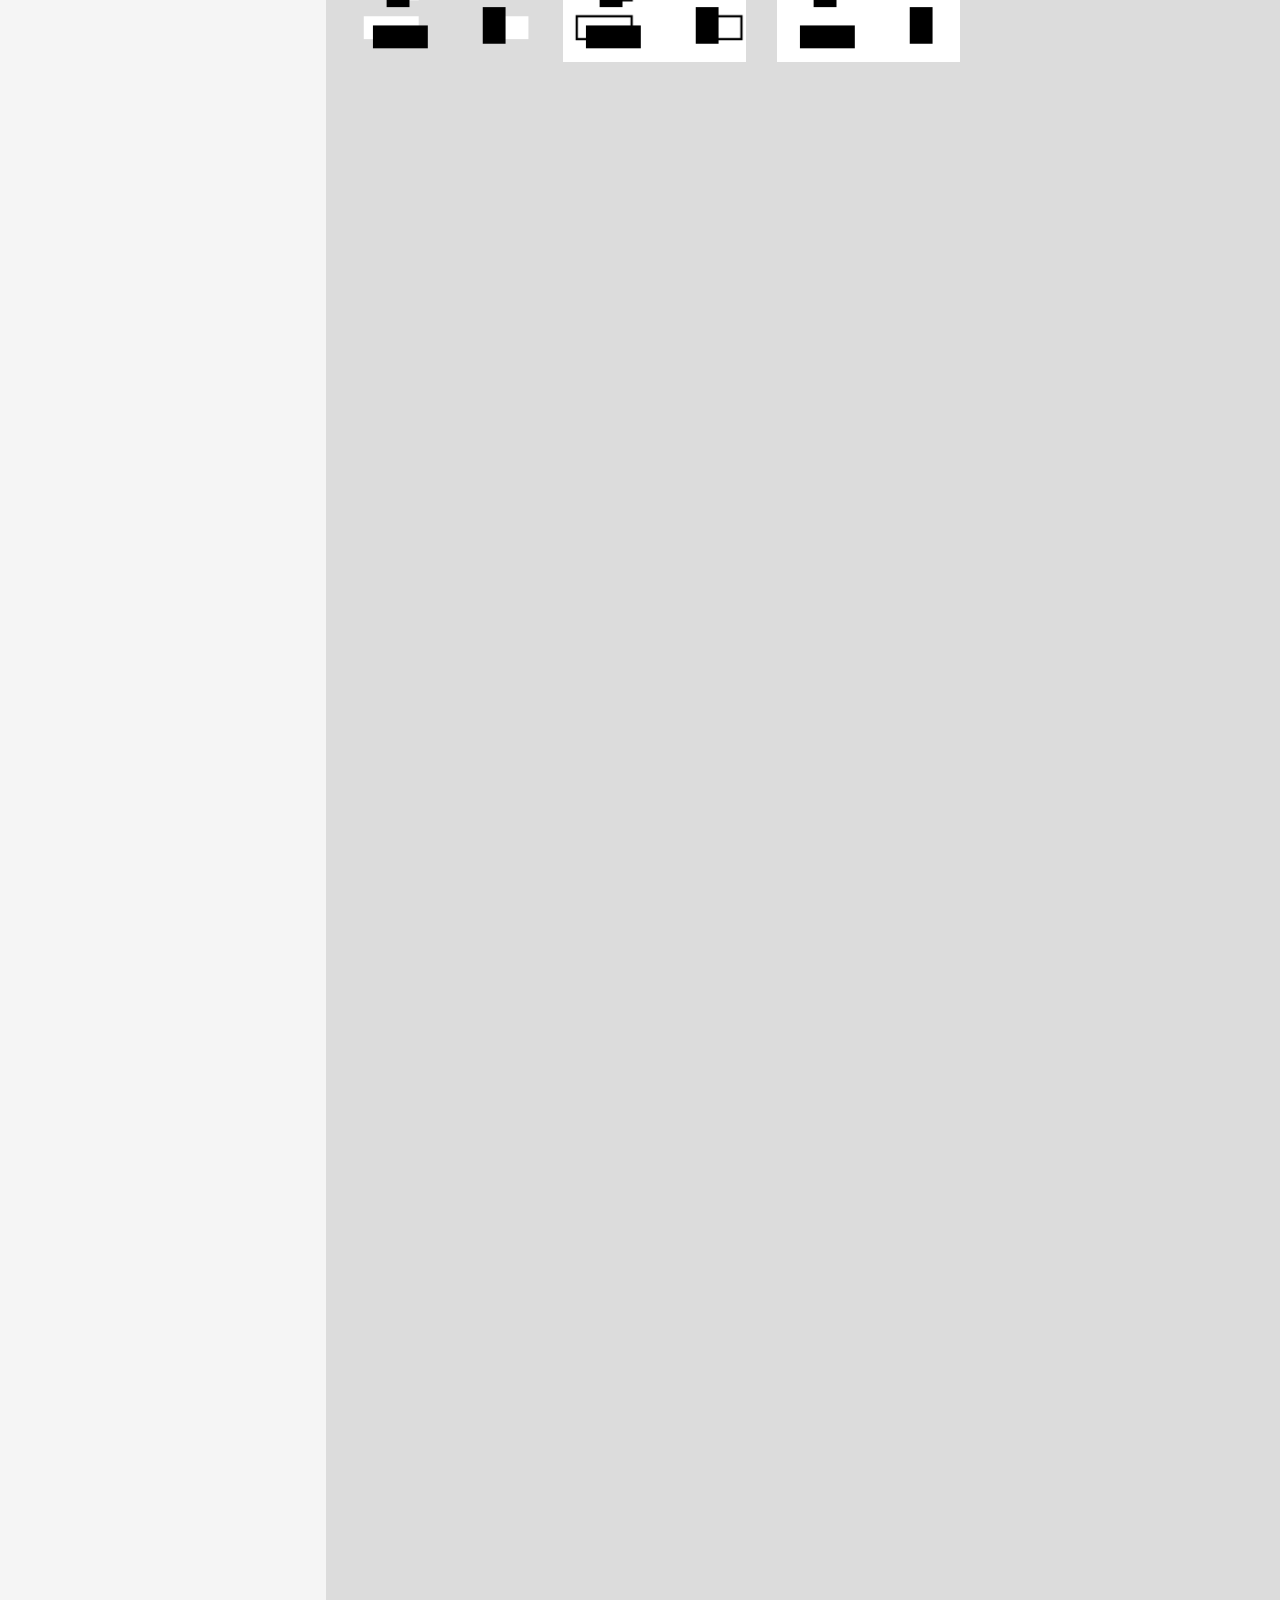
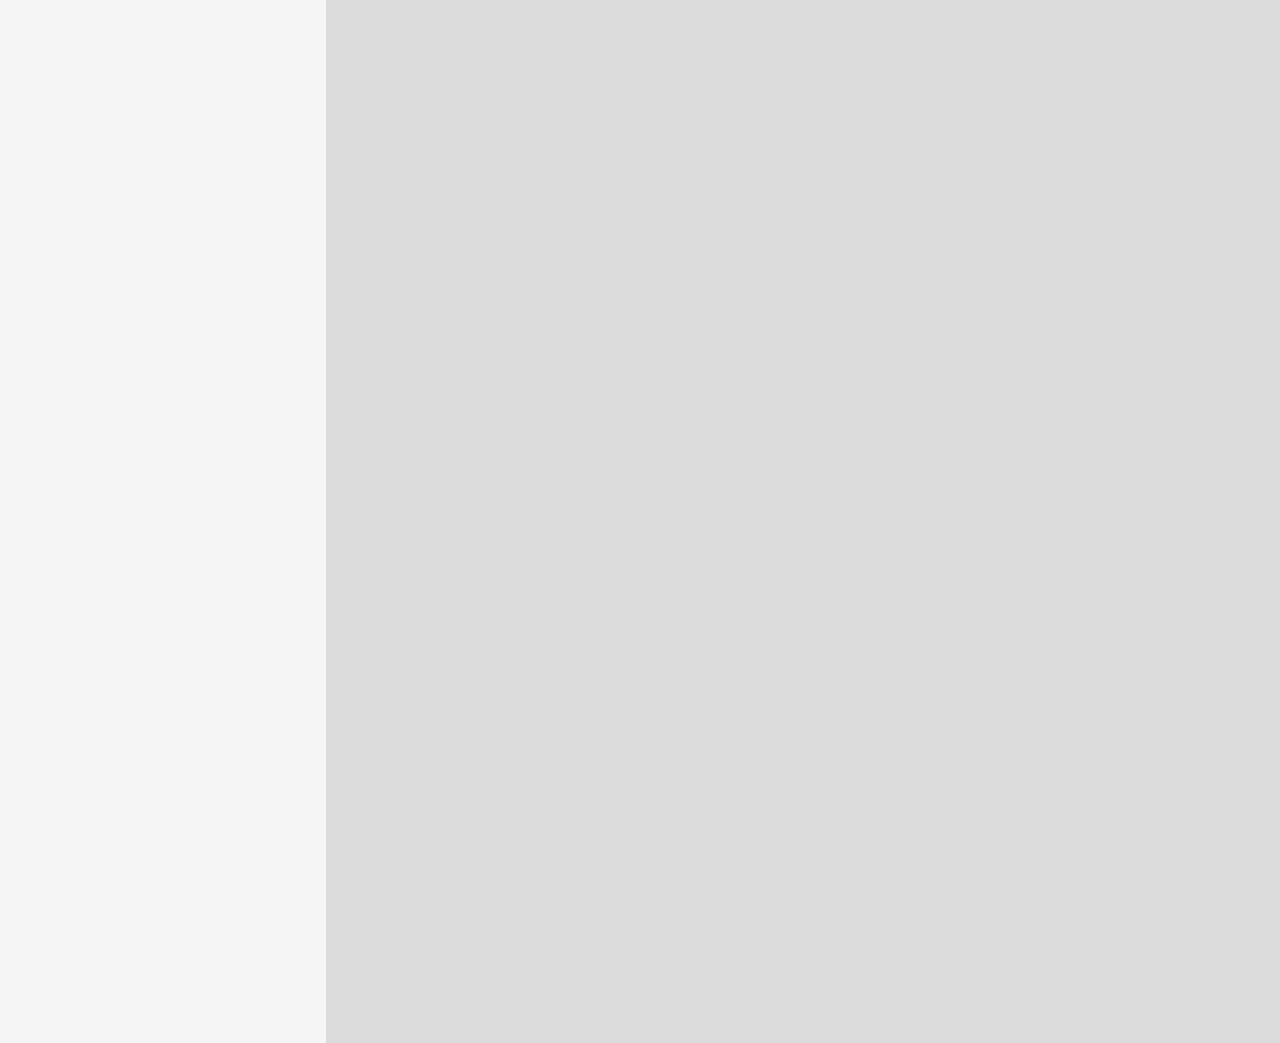
<file: proj_2.html>
<html lang="en">
<head>
  <meta charset="utf-8">
  <meta name="viewport" content="width=device-width, initial-scale=1">
  <title>Emily Staples Website</title>
  <link rel="stylesheet" href="mystyle3.css">
</head>
<body>

<h1> LETTER FORMS </h1>

<div class= "square"></div>
<h2 style="position:absolute; top: -22px; right: 60px; font-size: 60; color: white;"> ES </h2>

<div class= "rectangle4"></div>

<a href="index.html"> <h2 style="position: absolute; left: 122px; top: 34px;"> HOME </h2> </a><a href="conf_tools.html"> <h2 style="position: absolute; left: 122px; top: 108px;"> PROJECT 1 </h2> </a>
<a href="proj_2.html"> <h2 style="position: absolute; left: 122px; top: 182px;"> PROJECT 2 </h2> </a>
<a href="proj_3.html"> <h2 style="position: absolute; left: 122px; top: 256px;"> PROJECT 3 </h2> </a>

<a href="dis_post.html"> <h2 style="position: absolute; left: 122px; top: 330px;"> DISCUSSION </h2> </a>
<a href="dis_post.html"> <h2 style="position: absolute; left: 122px; top: 360px;"> POSTS </h2></a>

<a href="exercise.html"> <h2 style="position: absolute; left:  122px; top: 434px;"> EXERCISES </h2></a>

<div class="myGallery">
  <img src="1.png" />
  <img src="2.png" />
  <img src="3.png" />
  <img src="4.png" />
  <img src="5.1.png" />
  <img src="6.png" />
  <img src="7.png" />
  <img src="8.png" />
  <img src="9.png" />
  <img src="10.png" />
  <img src="11.png" />
  <img src="12.png" />
  <img src="13.png" />
  <img src="14.png" />
  <img src="15.png" />
  <img src="16.png" />
  <img src="17.png" />
  <img src="18.png" />
  <img src="19.png" />
  <img src="20.png" />
  <img src="21.png" />
  <img src="22.png" />
  <img src="23.png" />
  <img src="24.png" />
  <img src="25.png" />
  <img src="26.png" />
  <img src="27.png" />
  <img src="28.png" />
  <img src="29.png" />
  <img src="30.png" />
  <img src="31.png" />
  <img src="32.png" />
  <img src="33.png" />
  <img src="34.png" />
  <img src="35.png" />
  <img src="36.png" />
  <img src="37.png" />
  <img src="38.png" />
  <img src="39.png" />
  <img src="40.png" />
  <img src="41.png" />
  <img src="42.png" />
  <img src="43.png" />
  <img src="44.png" />
  <img src="45.png" />
  <img src="46.png" />
  <img src="47.png" />
  <img src="48.png" />
  <img src="49.png" />
  <img src="50.png" />
  <img src="51.png" />

</div>

<div class="boxed1"> Using the P5.JS coding website, creating these letterforms was challenging. This course was my first introduction to coding so understanding the basic structure of the code on top of how the shapes interacted to create the letter was challenging. 

Since the coding was complicated and hard for me to understand, I found it easier to draw out each letterform and create the conceptual idea before I approached the code. This style and approach can be seen within some letterforms. Specifically, those with simpler, blocky, geometric shapes. 

As we completed exercises and explored different elements of the P5.JS coding my approach and application of the software began to change. I leaned into the more drawn effect using mouse moved or pressed to have control over shapes and final forms. 

After the exploration in this area became overdone, I really leaned into the use of colour, shading, layering. This led me to have a range of blends, colours, curves, and angles within the different letterforms. 

</div>

</body>
</html>
</file>
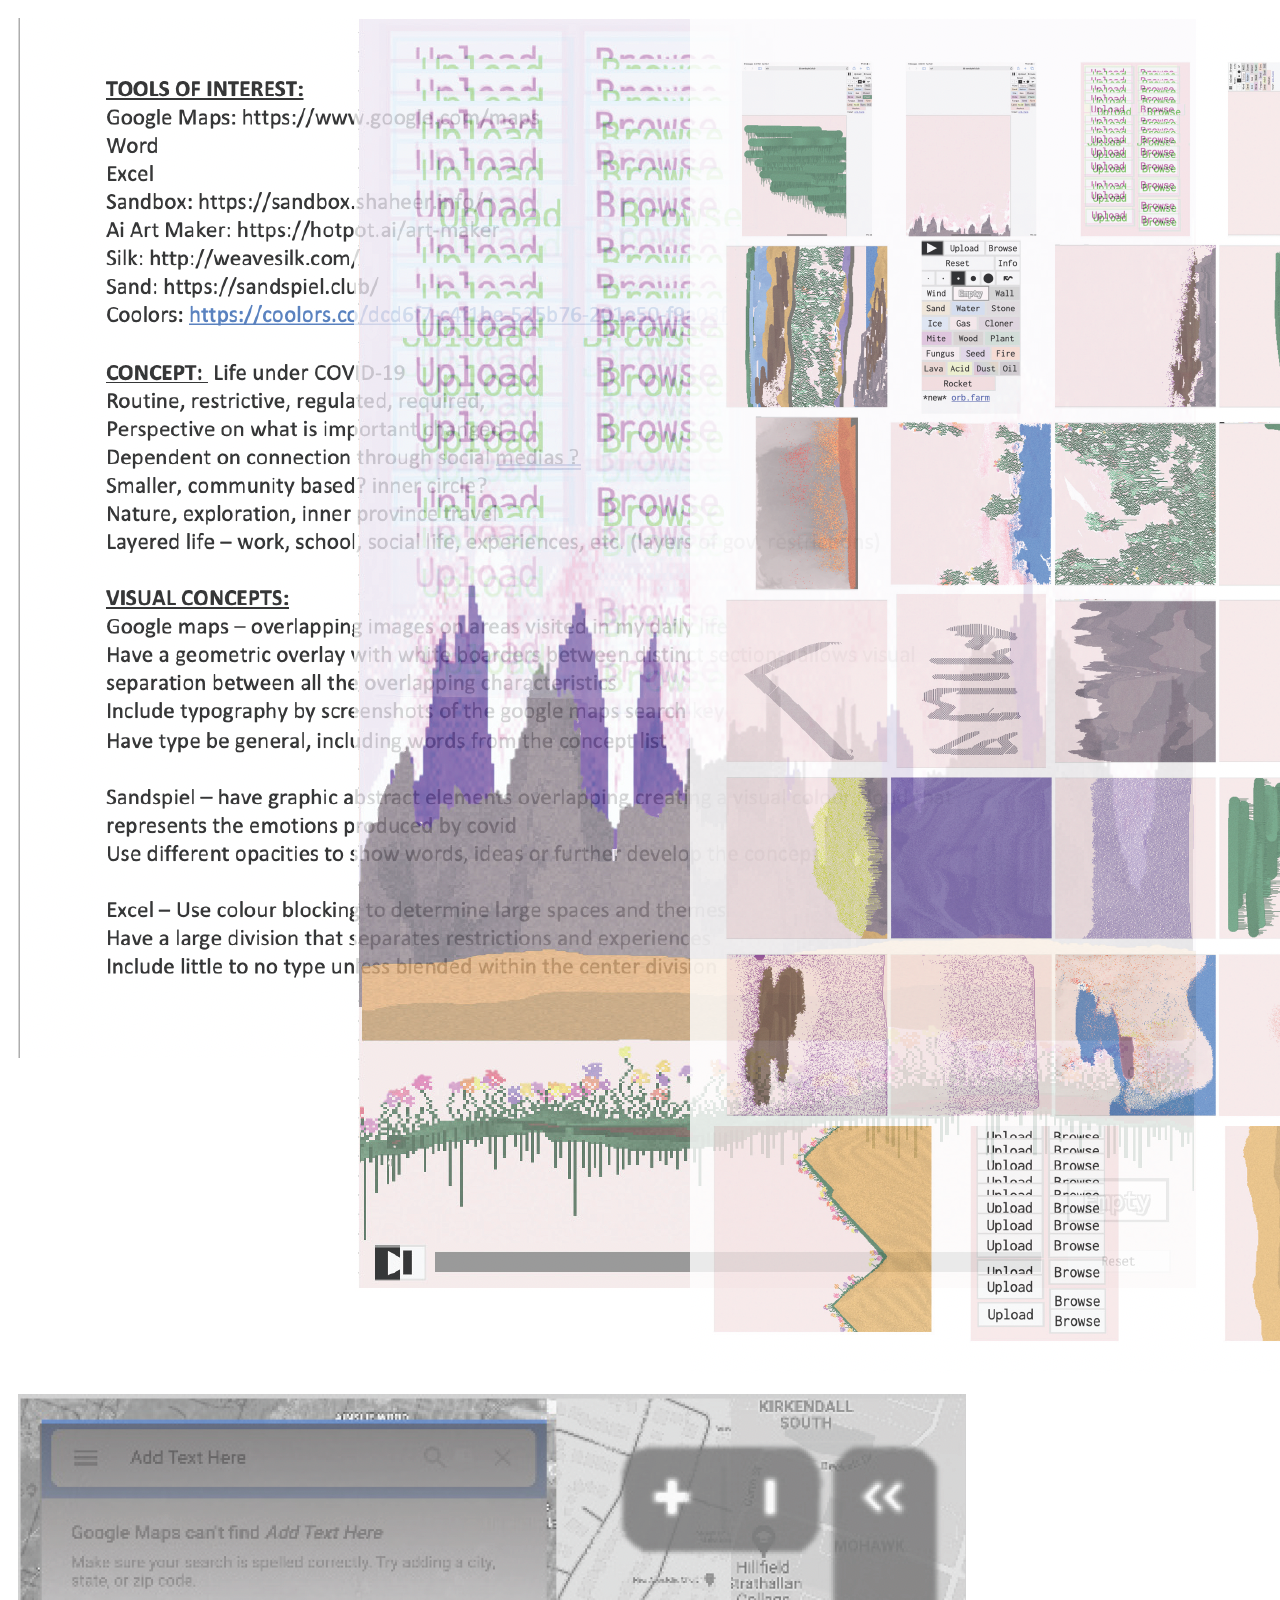
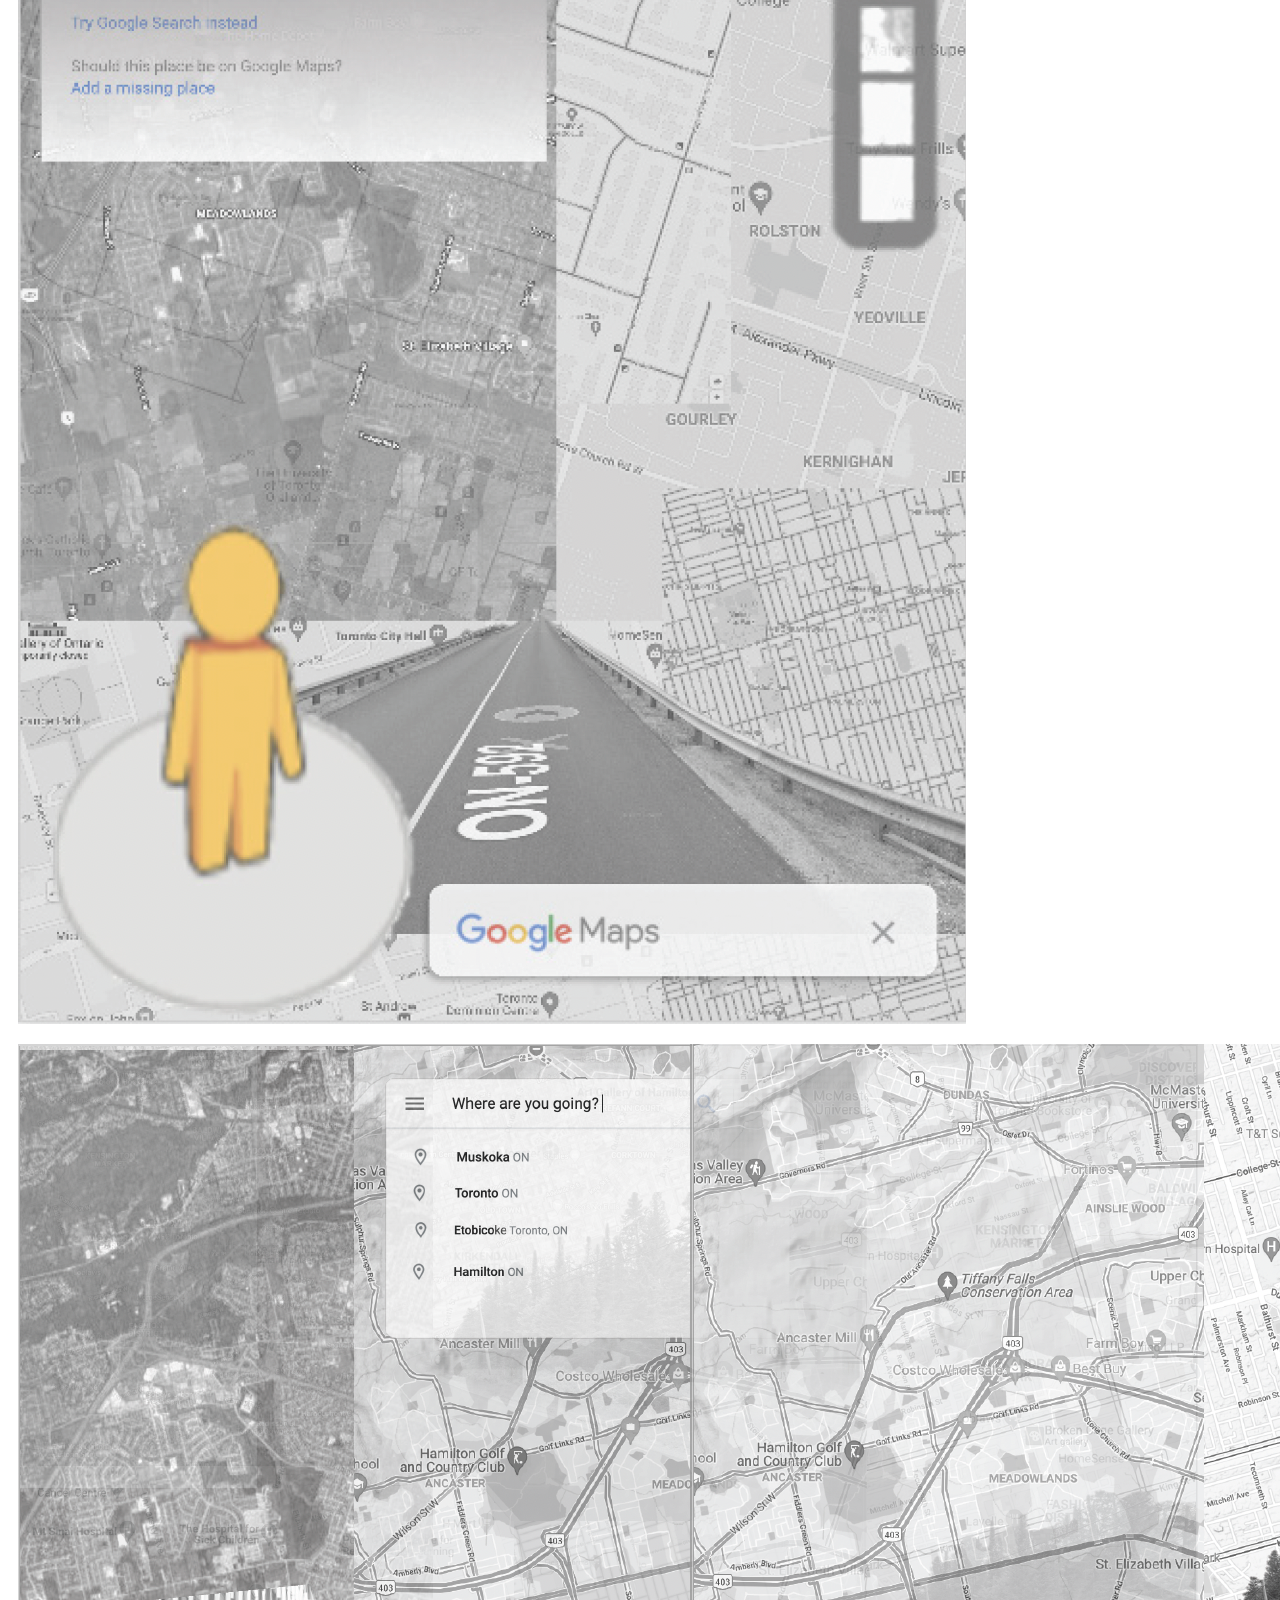
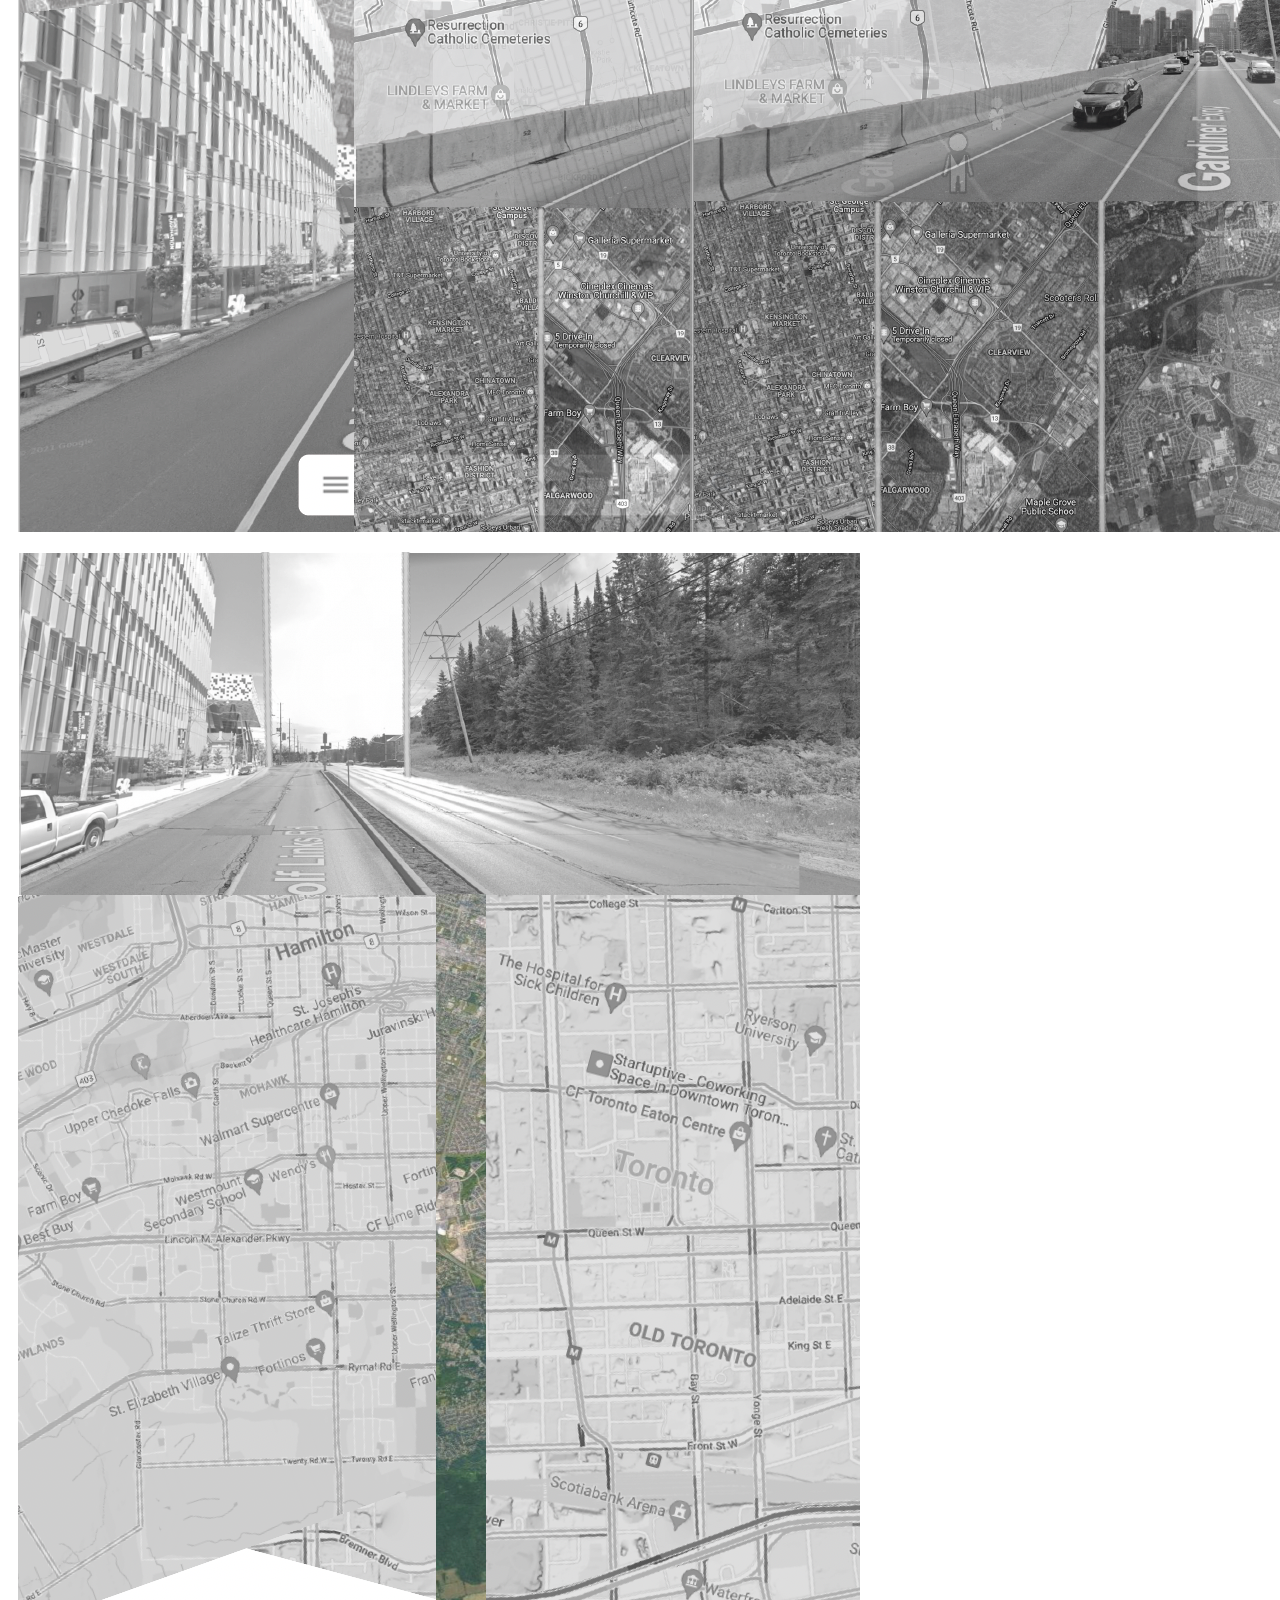
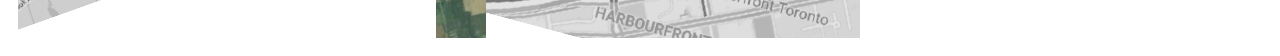
<file: test test.html>
<html lang="en">
<head>
  <meta charset="utf-8">
  <meta name="viewport" content="width=device-width, initial-scale=1">
  <title>Emily Staples Website</title>

</head>

<body>
<div class="row">
  <div class="column">
    <img src="1.1.png" alt="Nature" onclick="myFunction(this);">
  </div>
  <div class="column">
    <img src="1.2.png" alt="Snow" onclick="myFunction(this);">
  </div>
  <div class="column">
    <img src="1.3.png" alt="Mountains" onclick="myFunction(this);">
  </div>
  <div class="column">
    <img src="1.4.png" alt="Lights" onclick="myFunction(this);">
  </div>
</div>

<!-- The expanding image container -->
<div class="container">
  <!-- Close the image -->
  <span onclick="this.parentElement.style.display='none'" class="closebtn">&times;</span>

  <!-- Expanded image -->
  <img id="expandedImg" style="width:50%">

  <!-- Image text -->
  <div id="imgtext"></div>
</div>
</body>

<style>
/* The grid: Four equal columns that floats next to each other */
.column {
  float: left;
  width: 25%;
  padding: 10px;
}

/* Style the images inside the grid */
.column img {
  opacity: 0.8;
  cursor: pointer;
}

.column img:hover {
  opacity: 1;
}

/* Clear floats after the columns */
.row:after {
  content: "";
  display: table;
  clear: both;
}

/* The expanding image container (positioning is needed to position the close button and the text) */
.container {
  position: relative;
  display: none;
}

/* Expanding image text */
#imgtext {
  position: absolute;
  bottom: 15px;
  left: 15px;
  color: white;
  font-size: 20px;
}

/* Closable button inside the image */
.closebtn {
  position: absolute;
  top: 10px;
  right: 15px;
  color: white;
  font-size: 35px;
  cursor: pointer;
}
</style>

<script>
function myFunction(imgs) {
  // Get the expanded image
  var expandImg = document.getElementById("expandedImg");
  // Get the image text
  var imgText = document.getElementById("imgtext");
  // Use the same src in the expanded image as the image being clicked on from the grid
  expandImg.src = imgs.src;
  // Use the value of the alt attribute of the clickable image as text inside the expanded image
  imgText.innerHTML = imgs.alt;
  // Show the container element (hidden with CSS)
  expandImg.parentElement.style.display = "block";
}
</script>

<html lang="en">
<head>
  <meta charset="utf-8">
  <meta name="viewport" content="width=device-width, initial-scale=1">
  <title>Emily Staples Website</title>

</head>

<body>
<div class="row">
  <div class="column2">
    <img src="2.1.png" alt="Nature" onclick="myFunction2(this);">
  </div>
  <div class="column2">
    <img src="2.2.png" alt="Snow" onclick="myFunction2(this);">
  </div>
  <div class="column2">
    <img src="2.3.png" alt="Mountains" onclick="myFunction2(this);">
  </div>
  <div class="column2">
    <img src="2.4.png" alt="Lights" onclick="myFunction2(this);">
  </div>
</div>

<!-- The expanding image container -->
<div class="container2">
  <!-- Close the image -->
  <span onclick="this.parentElement.style.display='none'" class="closebtn">&times;</span>

  <!-- Expanded image -->
  <img id="expandedImg" style="width:50%">

  <!-- Image text -->
  <div id="imgtext"></div>
</div>
</body>

<style>
/* The grid: Four equal columns that floats next to each other */
.column2 {
  float: left;
  width: 25%;
  padding: 10px;
}

/* Style the images inside the grid */
.column2 img {
  opacity: 0.8;
  cursor: pointer;
}

.column2 img:hover {
  opacity: 1;
}

/* Clear floats after the columns */
.row:after {
  content: "";
  display: table;
  clear: both;
}

/* The expanding image container (positioning is needed to position the close button and the text) */
.container2 {
  position: relative;
  display: none;
}

/* Expanding image text */
#imgtext {
  position: absolute;
  bottom: 15px;
  left: 15px;
  color: white;
  font-size: 20px;
}

/* Closable button inside the image */
.closebtn2 {
  position: absolute;
  top: 10px;
  right: 15px;
  color: white;
  font-size: 35px;
  cursor: pointer;
}
</style>

<script>
function myFunction2(imgs) {
  // Get the expanded image
  var expandImg = document.getElementById("expandedImg");
  // Get the image text
  var imgText = document.getElementById("imgtext");
  // Use the same src in the expanded image as the image being clicked on from the grid
  expandImg.src = imgs.src;
  // Use the value of the alt attribute of the clickable image as text inside the expanded image
  imgText.innerHTML = imgs.alt;
  // Show the container element (hidden with CSS)
  expandImg.parentElement.style.display = "block";
}
</script>
</file>
<file: mystyle.css>
body {
	background: gainsboro;
	overflow: auto;
	margins:  10px;
}

h1 {
	font-family: helvetica;
	font-size: 70px;
	color:  mediumgrey;
	writing-mode: vertical-rl;
	text-orientation: mixed;
	position: absolute;
	top:  132px;
	right: 10px;
}

h2 {
	font-family: helvetica;
	font-size: 30px;
}

h3 {
	font-family: helvetica;
	font-size: 60px;
}

p{
	font-family: helvetica;
	font-size: 15px;
}

.square {
	width: 100px;
	height: 100px;
	background: black;
	position: absolute;
	top: 12px;
	right: 50px;
}

.rectangle {
	width: 717px;
	height: 510px;
	background: grey;
	opacity: 80%;
	position: absolute;
	top: 40px;
	left: 219px;
}

.rectangle2 {
	width: 677px;
	height: 513px;
	background: dimgray;
	opacity: 80%;
	position: absolute;
	top: 183px;
	left: 597px;
}

.rectangle3 {
	width: 736px;
	height: 491px;
	background: darkgrey;
	opacity: 80%;
	position: absolute;
	top: 463px;
	left: 281px;
}

.rectangle4 {
	width: 326px;
	height: 1007px;
	background: whitesmoke;
	position: absolute;
	top: 0px;
	left: 0px;
}

.rectangle5 {
	width:  230px;
	height: 300px;
	background: grey;
	opacity: 0%;
	position: absolute;
	top: 123px;
	left: 352px;
}

.rectangle6 {
	width:  180px;
	height: 200px;
	background: dimgrey;
	opacity: 0%;
	position: absolute;
	top: 473px;
	left: 1055px;
}

.rectangle7 {
	width:  282px;
	height: 224px;
	background: darkgrey;
	opacity: 0%;
	position: absolute;
	top: 708px;
	left: 590px;
}
</file>
<file: mystyle2.css>
body {
	background: gainsboro;
	overflow: auto;
	margin: 10px;
}

h1 {
	font-family: helvetica;
	font-size: 70px;
	color:  mediumgrey;
	writing-mode: vertical-rl;
	text-orientation: mixed;
	position: absolute;
	top:  132px;
	right: 10px;
}

h2 {
	font-family: helvetica;
	font-size: 30px;
}

h3 {
	font-family: helvetica;
	font-size: 60px;
}

p{
	font-family: helvetica;
	font-size: 15px;
}

.square {
	width: 100px;
	height: 100px;
	background: black;
	position: absolute;
	top: 12px;
	right: 50px;
}

.rectangle4 {
	width: 326px;
	height: 6423px;
	background: whitesmoke;
	position: absolute;
	top: 0px;
	left: 0px;
}

.boxed1 {
	height: 305px;
	width: 260px;
	background: thistle;
	padding: 15px;
	position: absolute;
	top: 1162px;
	left: 992px;
}

.boxed2 {
	height: 200px;
	width: 260px;
	background: thistle;
	padding: 15px;
	position: absolute;
	top: 1887px;
	left: 992px;
}

.boxed3 {
	height: 311px;
	width: 260px;
	background: thistle;
	padding: 15px;
	position: absolute;
	top: 2668px;
	left: 1233px;
}

.boxed4 {
	height: 403px;
	width: 260px;
	background: thistle;
	padding: 15px;
	position: absolute;
	top: 5103px;
	left: 1238px;
}

.boxed5 {
	height: 136px;
	width: 820px;
	background: thistle;
	padding: 15px;
	position: absolute;
	top: 6250px;
	left: 357px;
}
</file>
<file: mystyle5.css>
body {
	background: gainsboro;
	overflow: auto;
	margin: 10px;
}

h1 {
	font-family: helvetica;
	font-size: 70px;
	color:  mediumgrey;
	writing-mode: vertical-rl;
	text-orientation: mixed;
	position: absolute;
	top:  132px;
	right: 10px;
}

h2 {
	font-family: helvetica;
	font-size: 30px;
}

h3 {
	font-family: helvetica;
	font-size: 60px;
}

p{
	font-family: helvetica;
	font-size: 15px;
}


.square {
	width: 100px;
	height: 100px;
	background: black;
	position: absolute;
	top: 12px;
	right: 50px;
}

.rectangle4 {
	width: 326px;
	height: 3396px;
	background: whitesmoke;
	position: absolute;
	top: 0px;
	left: 0px;
}
</file>
<file: mystyle3.css>
body {
	background: gainsboro;
	overflow: auto;
	margin: 10px;
}

h1 {
	font-family: helvetica;
	font-size: 70px;
	color:  mediumgrey;
	writing-mode: vertical-rl;
	text-orientation: mixed;
	position: absolute;
	top:  132px;
	right: 10px;
}

h2 {
	font-family: helvetica;
	font-size: 30px;
}

h3 {
	font-family: helvetica;
	font-size: 60px;
}

p{
	font-family: helvetica;
	font-size: 15px;
}


.square {
	width: 100px;
	height: 100px;
	background: black;
	position: absolute;
	top: 12px;
	right: 50px;
}

.rectangle4 {
	width: 326px;
	height: 5843px;
	background: whitesmoke;
	position: absolute;
	top: 0px;
	left: 0px;
}

.myGallery {
  display: grid;
  grid-gap: 10px;
  grid-template-columns: repeat(max(3, 3), minmax(200px, 1fr));
  position: absolute;
  top: 30px;
  left: 350px;
  right: 300px;
}

.myGallery img {
  width: 90%;
}

.boxed1 {
	height: 540px;
	width: 243px;
	background: thistle;
	padding: 15px;
	position: absolute;
	top: 842px;
	right: 60px;
}
</file>
